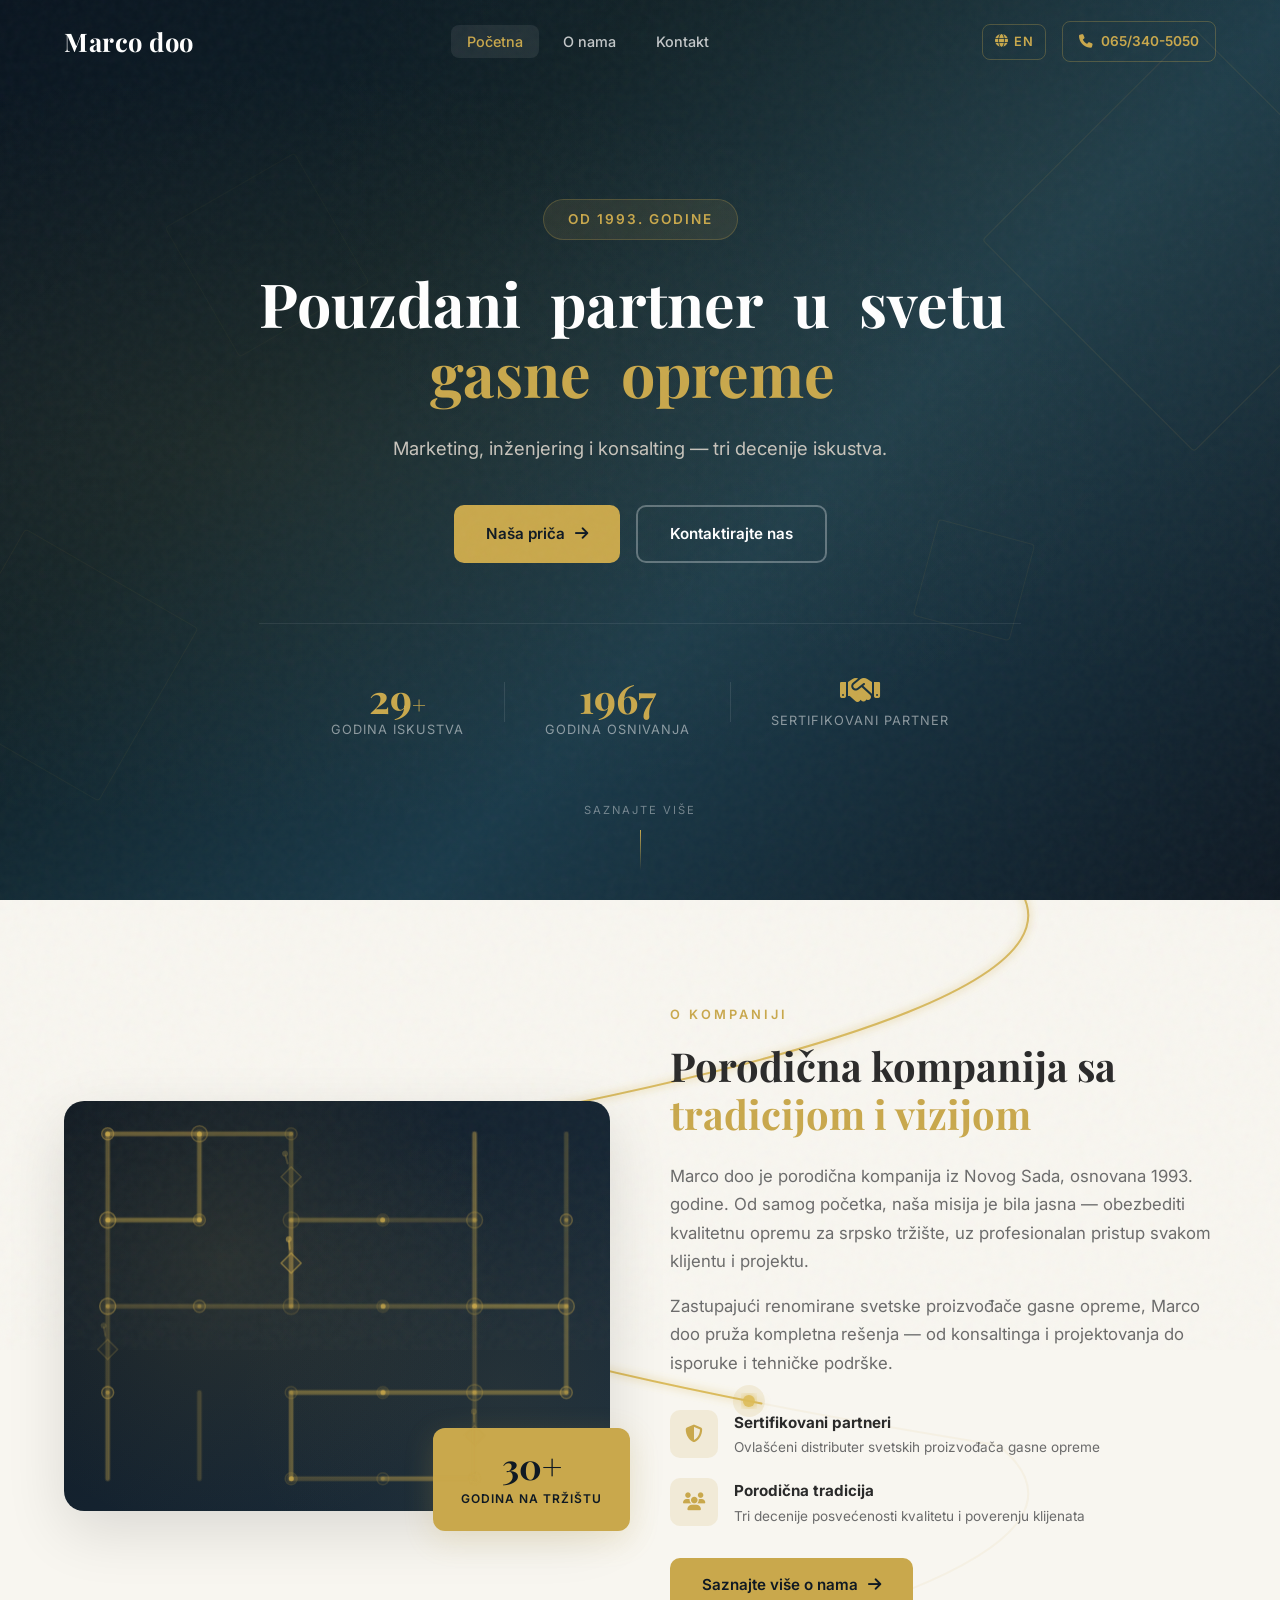
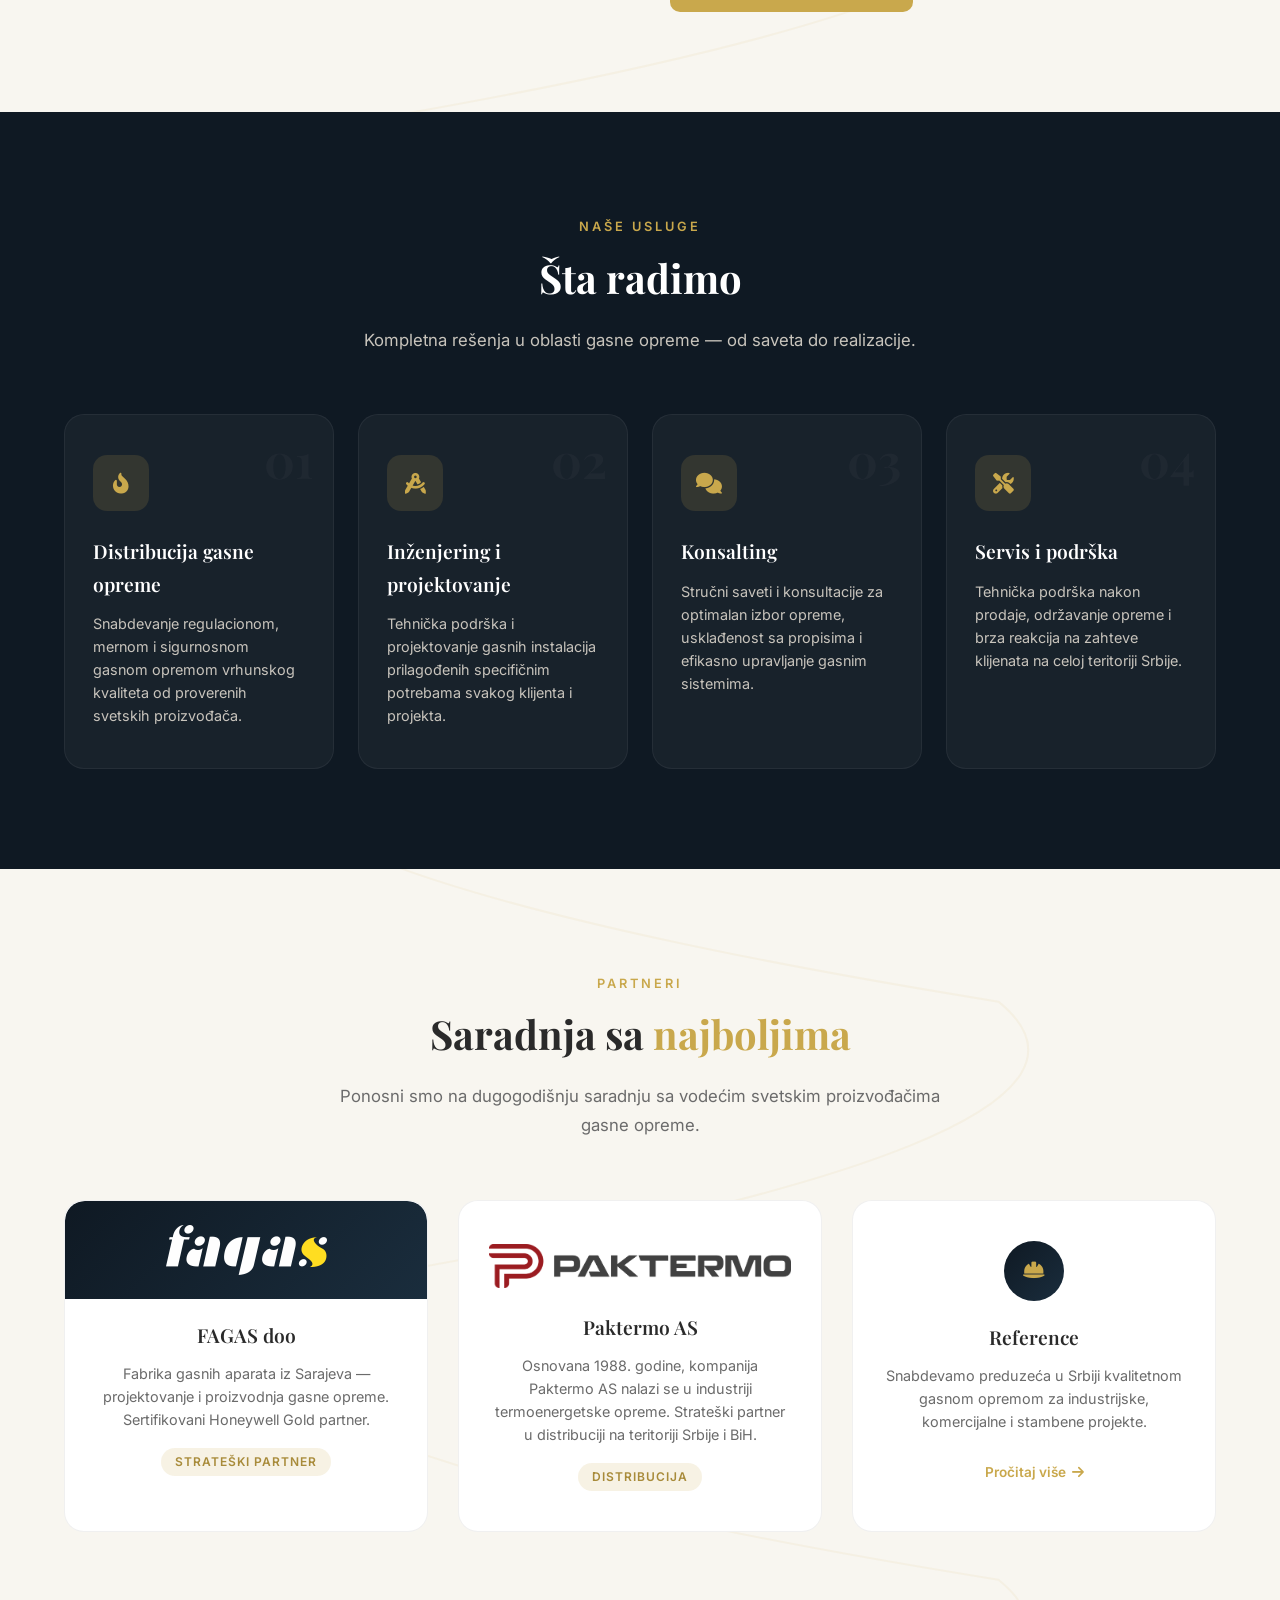
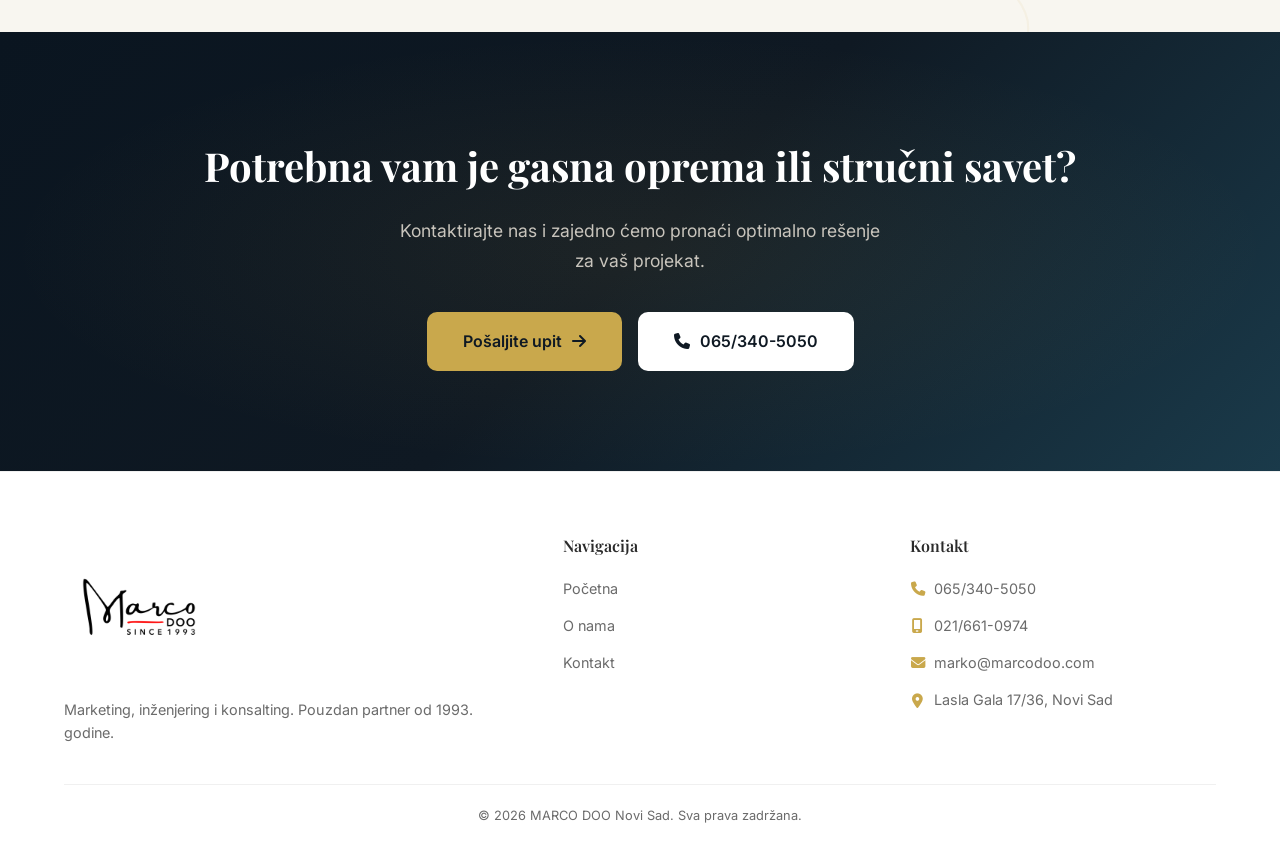
<file: index.html>
<!DOCTYPE html>
<html lang="sr" dir="ltr">
<head>
  <!-- Google tag (gtag.js) -->
  <script async src="https://www.googletagmanager.com/gtag/js?id=G-RYJ6ZE3QH0"></script>
  <script>
    window.dataLayer = window.dataLayer || [];
    function gtag(){dataLayer.push(arguments);}
    gtag('js', new Date());
    gtag('config', 'G-RYJ6ZE3QH0');
  </script>
  <meta charset="UTF-8">
  <meta name="viewport" content="width=device-width, initial-scale=1.0">
  <title>MARCO DOO — Marketing, inženjering i konsalting | Novi Sad</title>
  <meta name="description" content="MARCO DOO Novi Sad — Marketing, inženjering i konsalting. Pouzdan partner od 1993. godine. Distribucija opreme, stručni saveti i projektovanje.">
  <meta name="keywords" content="Marco doo, marketing, inženjering, konsalting, distribucija, Novi Sad, gasna oprema, Skaska destilerija">
  <link rel="canonical" href="https://marcodoo.com/">
  <link rel="alternate" hreflang="sr" href="https://marcodoo.com/">
  <link rel="alternate" hreflang="en" href="https://marcodoo.com/en/">
  <link rel="alternate" hreflang="x-default" href="https://marcodoo.com/">
  <meta name="robots" content="index, follow">
  <meta name="author" content="MARCO DOO">
  <meta property="og:title" content="MARCO DOO — Marketing, inženjering i konsalting">
  <meta property="og:description" content="Marketing, inženjering i konsalting. Pouzdan partner od 1993. godine. Tri decenije iskustva.">
  <meta property="og:type" content="website">
  <meta property="og:url" content="https://marcodoo.com/">
  <meta property="og:image" content="https://marcodoo.com/images/viber_image_2026-03-04_09-18-24-986.jpg">
  <meta property="og:image:alt" content="MARCO DOO — Marketing, inženjering i konsalting od 1993.">
  <meta property="og:image:type" content="image/jpeg">
  <meta property="og:image:width" content="1200">
  <meta property="og:image:height" content="630">
  <meta property="og:site_name" content="MARCO DOO">
  <meta property="og:locale" content="sr_RS">
  <meta property="og:locale:alternate" content="en_US">
  <meta name="twitter:card" content="summary_large_image">
  <meta name="twitter:title" content="MARCO DOO — Marketing, inženjering i konsalting">
  <meta name="twitter:description" content="Marketing, inženjering i konsalting. Pouzdan partner od 1993. Tri decenije iskustva.">
  <meta name="twitter:image" content="https://marcodoo.com/images/viber_image_2026-03-04_09-18-24-986.jpg">
  <link rel="icon" type="image/svg+xml" href="favicon.svg">
  <link rel="manifest" href="manifest.json">
  <link rel="apple-touch-icon" href="images/viber_image_2026-03-04_09-18-24-986.jpg">
  <meta name="theme-color" content="#0f1923">
  <link rel="preconnect" href="https://fonts.googleapis.com">
  <link rel="preconnect" href="https://fonts.gstatic.com" crossorigin>
  <link href="https://fonts.googleapis.com/css2?family=Playfair+Display:wght@400;500;600;700&family=Inter:wght@300;400;500;600;700&display=swap" rel="stylesheet">
  <link rel="stylesheet" href="https://cdnjs.cloudflare.com/ajax/libs/font-awesome/6.5.1/css/all.min.css">
  <link rel="stylesheet" href="style.css">

  <script type="application/ld+json">
  [{
    "@context": "https://schema.org",
    "@type": "Organization",
    "name": "MARCO DOO",
    "legalName": "Marco doo Novi Sad",
    "description": "Marketing, inženjering i konsalting. Pouzdan partner od 1993. godine.",
    "url": "https://marcodoo.com",
    "logo": "https://marcodoo.com/images/viber_image_2026-03-04_09-18-24-986.jpg",
    "image": "https://marcodoo.com/images/viber_image_2026-03-04_09-18-24-986.jpg",
    "telephone": "+381653405050",
    "email": "marko@marcodoo.com",
    "address": {
      "@type": "PostalAddress",
      "streetAddress": "Lasla Gala 17/36",
      "addressLocality": "Novi Sad",
      "postalCode": "21000",
      "addressCountry": "RS"
    },
    "geo": {
      "@type": "GeoCoordinates",
      "latitude": "45.2459479",
      "longitude": "19.8376974"
    },
    "foundingDate": "1993-03-10",
    "foundingLocation": "Kragujevac, Srbija",
    "numberOfEmployees": {
      "@type": "QuantitativeValue",
      "minValue": 2,
      "maxValue": 10
    },
    "founder": [
      { "@type": "Person", "name": "Sekul Popović" },
      { "@type": "Person", "name": "Branka Popović" }
    ],
    "member": {
      "@type": "Person",
      "name": "Marko Popović",
      "jobTitle": "Generalni direktor"
    },
    "sameAs": [],
    "contactPoint": {
      "@type": "ContactPoint",
      "telephone": "+381653405050",
      "contactType": "customer service",
      "availableLanguage": ["Serbian", "English"]
    },
    "areaServed": {
      "@type": "Country",
      "name": "Srbija"
    }
  },
  {
    "@context": "https://schema.org",
    "@type": "WebSite",
    "name": "MARCO DOO",
    "url": "https://marcodoo.com"
  }]
  </script>
  <link rel="author" href="https://sajtpro.rs">
  <meta name="author" content="SajtPro">
</head>
<body>

  <!-- Preloader -->
  <div class="preloader" id="preloader">
    <div class="preloader__inner">
      <div class="preloader__logo"><img src="images/viber_image_2026-03-04_09-18-24-986.jpg" alt="MARCO DOO" class="preloader__logo-img"></div>
      <div class="preloader__bar"><div class="preloader__progress"></div></div>
    </div>
  </div>

  <!-- Header -->
  <header class="header" id="header">
    <nav class="nav container">
      <a href="index.html" class="nav__logo">
        <span class="nav__logo-text">Marco<span class="dot"> </span>doo</span>
      </a>
      <ul class="nav__menu" id="navMenu">
        <li><a href="index.html" class="nav__link active"><i class="fa-solid fa-house"></i> Početna</a></li>
        <li><a href="onama.html" class="nav__link"><i class="fa-solid fa-landmark"></i> O nama</a></li>
        <li><a href="kontakt.html" class="nav__link"><i class="fa-solid fa-envelope"></i> Kontakt</a></li>
        <li class="nav__menu-cta">
          <a href="tel:+381653405050" class="btn btn--gold btn--sm"><i class="fa-solid fa-phone"></i> Pozovite nas</a>
        </li>
        <li class="nav__menu-social">
          <a href="mailto:marko@marcodoo.com"><i class="fa-solid fa-envelope"></i></a>
          <a href="tel:+381653405050"><i class="fa-solid fa-phone"></i></a>
        </li>
        <li class="nav__menu-lang"><a href="en/index.html"><i class="fa-solid fa-globe"></i> English</a></li>
      </ul>
      <div class="nav__actions">
        <a href="en/index.html" class="nav__lang" title="English"><i class="fa-solid fa-globe"></i> EN</a>
        <a href="tel:+381653405050" class="nav__phone"><i class="fa-solid fa-phone"></i> <span>065/340-5050</span></a>
        <button class="nav__burger" id="navBurger" aria-label="Otvori meni">
          <span></span><span></span><span></span>
        </button>
      </div>
    </nav>
    <div class="mobile-overlay" id="mobileOverlay"></div>
  </header>

  <main>
    <!-- Pipeline SVG Container -->
    <div class="pipeline-container" id="pipelineContainer">
      <svg id="pipelineSvg" preserveAspectRatio="none">
        <defs>
          <filter id="glow">
            <feGaussianBlur stdDeviation="4" result="coloredBlur"/>
            <feMerge>
              <feMergeNode in="coloredBlur"/>
              <feMergeNode in="SourceGraphic"/>
            </feMerge>
          </filter>
          <linearGradient id="pipeGradient" x1="0%" y1="0%" x2="0%" y2="100%">
            <stop offset="0%" stop-color="#c9a84c" stop-opacity="0.8"/>
            <stop offset="50%" stop-color="#e0bf5a" stop-opacity="1"/>
            <stop offset="100%" stop-color="#c9a84c" stop-opacity="0.8"/>
          </linearGradient>
        </defs>
        <path id="pipeBg" class="pipeline-bg" d="" fill="none" stroke="rgba(201,168,76,0.08)" stroke-width="2"/>
        <path id="pipeDrawn" class="pipeline-drawn" d="" fill="none" stroke="url(#pipeGradient)" stroke-width="2" stroke-linecap="round" filter="url(#glow)"/>
        <circle id="energyDot" r="6" fill="#e0bf5a" filter="url(#glow)" opacity="0.9"/>
        <circle id="energyGlow" r="16" fill="rgba(201,168,76,0.15)"/>
      </svg>
    </div>

    <!-- Hero -->
    <section class="hero">
      <div class="hero__bg"></div>
      <div class="hero__geometric">
        <div class="hero__shape hero__shape--1"></div>
        <div class="hero__shape hero__shape--2"></div>
        <div class="hero__shape hero__shape--3"></div>
        <div class="hero__shape hero__shape--4"></div>
      </div>
      <div class="hero__content container">
        <div class="hero__badge animate-on-scroll">Od 1993. godine</div>
        <h1 class="hero__title animate-on-scroll">
          Pouzdani partner<br class="mob-br"> u svetu<br>
          <span class="hero__title-accent">gasne opreme</span>
        </h1>
        <p class="hero__subtitle animate-on-scroll">
          Marketing, inženjering i konsalting — tri decenije iskustva.
        </p>
        <div class="hero__actions animate-on-scroll">
          <a href="onama.html" class="btn btn--gold">Naša priča <i class="fa-solid fa-arrow-right"></i></a>
          <a href="kontakt.html" class="btn btn--outline">Kontaktirajte nas</a>
        </div>
        <div class="hero__stats animate-on-scroll">
          <div class="hero__stat">
            <div class="hero__stat-row"><span class="hero__stat-number" data-count="30">0</span><span class="hero__stat-plus">+</span></div>
            <span class="hero__stat-label">Godina iskustva</span>
          </div>
          <div class="hero__stat-divider"></div>
          <div class="hero__stat">
            <div class="hero__stat-row"><span class="hero__stat-number" data-count="1993">0</span></div>
            <span class="hero__stat-label">Godina osnivanja</span>
          </div>
          <div class="hero__stat-divider"></div>
          <div class="hero__stat">
            <i class="fa-solid fa-handshake hero__stat-icon"></i>
            <span class="hero__stat-label">Sertifikovani partner</span>
          </div>
        </div>
      </div>
      <div class="hero__scroll">
        <span>Saznajte više</span>
        <div class="hero__scroll-line"></div>
      </div>
    </section>

    <!-- About Intro -->
    <section class="about-intro section">
      <div class="container">
        <div class="about-intro__grid">
          <div class="about-intro__image animate-on-scroll">
            <div class="about-intro__visual">
              <canvas id="aboutCanvas"></canvas>
            </div>
            <div class="about-intro__experience">
              <span class="about-intro__experience-number">30+</span>
              <span class="about-intro__experience-text">godina na tržištu</span>
            </div>
          </div>
          <div class="about-intro__content">
            <span class="section__label animate-on-scroll">O kompaniji</span>
            <h2 class="section__title animate-on-scroll">Porodična kompanija sa <br><span class="text-gold">tradicijom i vizijom</span></h2>
            <p class="about-intro__text animate-on-scroll">
              Marco doo je porodična kompanija iz Novog Sada, osnovana 1993. godine.
              Od samog početka, naša misija je bila jasna — obezbediti
              kvalitetnu opremu za srpsko tržište, uz profesionalan pristup
              svakom klijentu i projektu.
            </p>
            <p class="about-intro__text animate-on-scroll">
              Zastupajući renomirane svetske proizvođače gasne opreme,
              Marco doo pruža kompletna rešenja — od konsaltinga i projektovanja
              do isporuke i tehničke podrške.
            </p>
            <div class="about-intro__features animate-on-scroll">
              <div class="about-intro__feature">
                <div class="about-intro__feature-icon"><i class="fa-solid fa-shield-halved"></i></div>
                <div>
                  <strong>Sertifikovani partneri</strong>
                  <p>Ovlašćeni distributer svetskih proizvođača gasne opreme</p>
                </div>
              </div>
              <div class="about-intro__feature">
                <div class="about-intro__feature-icon"><i class="fa-solid fa-users"></i></div>
                <div>
                  <strong>Porodična tradicija</strong>
                  <p>Tri decenije posvećenosti kvalitetu i poverenju klijenata</p>
                </div>
              </div>
            </div>
            <a href="onama.html" class="btn btn--gold animate-on-scroll">Saznajte više o nama <i class="fa-solid fa-arrow-right"></i></a>
          </div>
        </div>
      </div>
    </section>

    <!-- Services -->
    <section class="services section section--dark">
      <div class="container">
        <div class="section__header">
          <span class="section__label animate-on-scroll">Naše usluge</span>
          <h2 class="section__title animate-on-scroll">Šta radimo</h2>
          <p class="section__desc animate-on-scroll">Kompletna rešenja u oblasti gasne opreme — od saveta do realizacije.</p>
        </div>
        <div class="services__grid">
          <div class="services__card tilt-card animate-on-scroll">
            <div class="services__card-icon">
              <i class="fa-solid fa-fire-flame-curved"></i>
            </div>
            <h3>Distribucija gasne opreme</h3>
            <p>Snabdevanje regulacionom, mernom i sigurnosnom gasnom opremom vrhunskog kvaliteta od proverenih svetskih proizvođača.</p>
            <div class="services__card-number">01</div>
          </div>
          <div class="services__card tilt-card animate-on-scroll">
            <div class="services__card-icon">
              <i class="fa-solid fa-compass-drafting"></i>
            </div>
            <h3>Inženjering i projektovanje</h3>
            <p>Tehnička podrška i projektovanje gasnih instalacija prilagođenih specifičnim potrebama svakog klijenta i projekta.</p>
            <div class="services__card-number">02</div>
          </div>
          <div class="services__card tilt-card animate-on-scroll">
            <div class="services__card-icon">
              <i class="fa-solid fa-comments"></i>
            </div>
            <h3>Konsalting</h3>
            <p>Stručni saveti i konsultacije za optimalan izbor opreme, usklađenost sa propisima i efikasno upravljanje gasnim sistemima.</p>
            <div class="services__card-number">03</div>
          </div>
          <div class="services__card tilt-card animate-on-scroll">
            <div class="services__card-icon">
              <i class="fa-solid fa-screwdriver-wrench"></i>
            </div>
            <h3>Servis i podrška</h3>
            <p>Tehnička podrška nakon prodaje, održavanje opreme i brza reakcija na zahteve klijenata na celoj teritoriji Srbije.</p>
            <div class="services__card-number">04</div>
          </div>
        </div>
      </div>
    </section>

    <!-- Partners -->
    <section class="partners section">
      <div class="container">
        <div class="section__header">
          <span class="section__label animate-on-scroll">Partneri</span>
          <h2 class="section__title animate-on-scroll">Saradnja sa <span class="text-gold">najboljima</span></h2>
          <p class="section__desc animate-on-scroll">Ponosni smo na dugogodišnju saradnju sa vodećim svetskim proizvođačima gasne opreme.</p>
        </div>
        <div class="partners__grid">
          <div class="partners__card partners__card--dark-header tilt-card animate-on-scroll">
            <a href="https://fagas.ba/" target="_blank" rel="noopener" class="partners__link">
              <div class="partners__logo">
                <img src="images/fagas-logo.png" alt="FAGAS logo" loading="lazy">
              </div>
              <h3>FAGAS doo</h3>
            </a>
            <p>Fabrika gasnih aparata iz Sarajeva — projektovanje i proizvodnja gasne opreme. Sertifikovani Honeywell Gold partner.</p>
            <span class="partners__tag">Strateški partner</span>
          </div>
          <div class="partners__card tilt-card animate-on-scroll">
            <a href="https://paktermo.com/en/" target="_blank" rel="noopener" class="partners__link">
              <div class="partners__logo">
                <img src="images/paktermo-logo.png" alt="Paktermo logo" loading="lazy">
              </div>
              <h3>Paktermo AS</h3>
            </a>
            <p>Osnovana 1988. godine, kompanija Paktermo AS nalazi se u industriji termoenergetske opreme. Strateški partner u distribuciji na teritoriji Srbije i BiH.</p>
            <span class="partners__tag">Distribucija</span>
          </div>
          <div class="partners__card tilt-card animate-on-scroll" style="cursor:pointer" onclick="document.getElementById('referenceModal').classList.add('active')">
            <div class="partners__logo partners__logo--sm">
              <i class="fa-solid fa-helmet-safety"></i>
            </div>
            <h3>Reference</h3>
            <p>Snabdevamo preduzeća u Srbiji kvalitetnom gasnom opremom za industrijske, komercijalne i stambene projekte.</p>
            <span class="partners__read-more">Pročitaj više <i class="fa-solid fa-arrow-right"></i></span>
          </div>
        </div>
      </div>
    </section>

    <!-- CTA -->
    <section class="cta">
      <div class="cta__bg"></div>
      <div class="container cta__content">
        <h2 class="animate-on-scroll">Potrebna vam je gasna oprema ili stručni savet?</h2>
        <p class="animate-on-scroll">Kontaktirajte nas i zajedno ćemo pronaći optimalno rešenje za vaš projekat.</p>
        <div class="cta__actions animate-on-scroll">
          <a href="kontakt.html" class="btn btn--gold btn--lg">Pošaljite upit <i class="fa-solid fa-arrow-right"></i></a>
          <a href="tel:+381653405050" class="btn btn--white btn--lg"><i class="fa-solid fa-phone"></i> 065/340-5050</a>
        </div>
      </div>
    </section>
  </main>

  <!-- Footer -->
  <footer class="footer">
    <div class="container">
      <div class="footer__inner">
        <div class="footer__brand">
          <a href="index.html" class="footer__logo">
            <img src="images/viber_image_2026-03-04_09-18-24-986.jpg" alt="MARCO DOO logo" class="footer__logo-img" loading="lazy">
          </a>
          <p class="footer__desc">Marketing, inženjering i konsalting. Pouzdan partner od 1993. godine.</p>
        </div>
        <div class="footer__nav">
          <h4>Navigacija</h4>
          <ul>
            <li><a href="index.html">Početna</a></li>
            <li><a href="onama.html">O nama</a></li>
            <li><a href="kontakt.html">Kontakt</a></li>
          </ul>
        </div>
        <div class="footer__contact">
          <h4>Kontakt</h4>
          <ul>
            <li><a href="tel:+381653405050"><i class="fa-solid fa-phone"></i> 065/340-5050</a></li>
            <li><a href="tel:+381216610974"><i class="fa-solid fa-mobile-screen"></i> 021/661-0974</a></li>
            <li><a href="mailto:marko@marcodoo.com"><i class="fa-solid fa-envelope"></i> marko@marcodoo.com</a></li>
            <li><a href="https://www.google.com/maps/place/Marco+doo+Novi+Sad/@45.2459479,19.8376974,17z/data=!3m1!4b1!4m6!3m5!1s0x475b11580e423753:0xbb78405f551d26e4!8m2!3d45.2459479!4d19.8376974!16s%2Fg%2F11n9dx6664!18m1!1e1?entry=ttu&g_ep=EgoyMDI2MDMxMS4wIKXMDSoASAFQAw%3D%3D" target="_blank" rel="noopener"><i class="fa-solid fa-location-dot"></i> Lasla Gala 17/36, Novi Sad</a></li>
          </ul>
        </div>
      </div>
      <div class="footer__bottom">
        <p>&copy; <span class="current-year"></span> MARCO DOO Novi Sad. Sva prava zadržana.</p>
      </div>
    </div>
  </footer>

  <!-- Back to top -->
  <button class="back-to-top" id="backToTop" aria-label="Nazad na vrh">
    <i class="fa-solid fa-chevron-up"></i>
  </button>

  <!-- Scroll Progress Bar -->
  <div class="scroll-progress" id="scrollProgress"></div>

  <!-- Grain Texture Overlay -->
  <div class="grain-overlay"></div>

  <script src="script.js"></script>
  <script>
  // About canvas — industrial pipe network
  (function() {
    var canvas = document.getElementById('aboutCanvas');
    if (!canvas) return;
    var ctx = canvas.getContext('2d');
    var dpr = window.devicePixelRatio || 1;
    var w, h, segs, joints, particles, valves;
    var g = 'rgba(201,168,76,';
    var pw = 4; // pipe width

    function resize() {
      var r = canvas.parentElement.getBoundingClientRect();
      w = r.width; h = r.height;
      canvas.width = w * dpr; canvas.height = h * dpr;
      ctx.setTransform(dpr, 0, 0, dpr, 0, 0);
      build();
    }

    function build() {
      segs = []; joints = []; particles = []; valves = [];
      var mx = w * 0.08, my = h * 0.08;
      var cols = 6, rows = 5;
      var sx = (w - mx * 2) / (cols - 1);
      var sy = (h - my * 2) / (rows - 1);
      // Grid points
      var grid = [];
      for (var r = 0; r < rows; r++) {
        grid[r] = [];
        for (var c = 0; c < cols; c++) {
          grid[r][c] = { x: mx + c * sx, y: my + r * sy };
        }
      }
      // Horizontal pipes
      for (var r = 0; r < rows; r++) {
        for (var c = 0; c < cols - 1; c++) {
          if (Math.random() < 0.6) {
            segs.push({ ax: grid[r][c].x, ay: grid[r][c].y, bx: grid[r][c+1].x, by: grid[r][c+1].y, phase: Math.random() * 6 });
          }
        }
      }
      // Vertical pipes
      for (var r = 0; r < rows - 1; r++) {
        for (var c = 0; c < cols; c++) {
          if (Math.random() < 0.5) {
            segs.push({ ax: grid[r][c].x, ay: grid[r][c].y, bx: grid[r+1][c].x, by: grid[r+1][c].y, phase: Math.random() * 6 });
          }
        }
      }
      // Joints at intersections
      for (var r = 0; r < rows; r++) {
        for (var c = 0; c < cols; c++) {
          var conn = 0;
          segs.forEach(function(s) {
            var p = grid[r][c];
            if ((s.ax === p.x && s.ay === p.y) || (s.bx === p.x && s.by === p.y)) conn++;
          });
          if (conn >= 2) joints.push({ x: grid[r][c].x, y: grid[r][c].y, conn: conn });
        }
      }
      // Valves on some segments
      segs.forEach(function(s) {
        if (Math.random() < 0.15) {
          valves.push({ x: (s.ax + s.bx) / 2, y: (s.ay + s.by) / 2, horiz: s.ay === s.by, phase: Math.random() * 6 });
        }
      });
      // Particles
      for (var i = 0; i < 15; i++) spawnP();
    }

    function spawnP() {
      if (!segs.length) return;
      var s = segs[Math.floor(Math.random() * segs.length)];
      particles.push({ seg: s, t: Math.random() < 0.5 ? 0 : 1, speed: 0.002 + Math.random() * 0.003, dir: Math.random() < 0.5 ? 1 : -1 });
    }

    function drawPipe(ax, ay, bx, by, alpha) {
      // Draw pipe with 3D effect — two lines + highlight
      ctx.lineCap = 'round';
      // Outer
      ctx.beginPath(); ctx.moveTo(ax, ay); ctx.lineTo(bx, by);
      ctx.strokeStyle = g + (alpha * 0.5) + ')'; ctx.lineWidth = pw + 2; ctx.stroke();
      // Inner
      ctx.beginPath(); ctx.moveTo(ax, ay); ctx.lineTo(bx, by);
      ctx.strokeStyle = g + alpha + ')'; ctx.lineWidth = pw; ctx.stroke();
      // Highlight
      var isH = ay === by;
      var hx = isH ? 0 : 0.8, hy = isH ? -0.8 : 0;
      ctx.beginPath(); ctx.moveTo(ax + hx, ay + hy); ctx.lineTo(bx + hx, by + hy);
      ctx.strokeStyle = g + (alpha * 0.3) + ')'; ctx.lineWidth = 1; ctx.stroke();
    }

    function draw(time) {
      ctx.clearRect(0, 0, w, h);

      // Pipes
      segs.forEach(function(s) {
        var a = 0.25 + 0.1 * Math.sin(time * 0.0008 + s.phase);
        drawPipe(s.ax, s.ay, s.bx, s.by, a);
      });

      // Joints (flanges)
      joints.forEach(function(j) {
        var a = 0.3 + 0.15 * Math.sin(time * 0.001 + j.x * 0.01);
        var r = j.conn >= 3 ? pw + 4 : pw + 2;
        ctx.beginPath(); ctx.arc(j.x, j.y, r, 0, Math.PI * 2);
        ctx.strokeStyle = g + a + ')'; ctx.lineWidth = 1.5; ctx.stroke();
        ctx.fillStyle = g + (a * 0.3) + ')'; ctx.fill();
        // Center bolt
        ctx.beginPath(); ctx.arc(j.x, j.y, 2, 0, Math.PI * 2);
        ctx.fillStyle = g + (a * 0.8) + ')'; ctx.fill();
      });

      // Valves
      valves.forEach(function(v) {
        var a = 0.4 + 0.2 * Math.sin(time * 0.0012 + v.phase);
        var s = pw + 6;
        ctx.save(); ctx.translate(v.x, v.y);
        // Valve body (diamond)
        ctx.beginPath();
        ctx.moveTo(0, -s); ctx.lineTo(s, 0); ctx.lineTo(0, s); ctx.lineTo(-s, 0); ctx.closePath();
        ctx.strokeStyle = g + a + ')'; ctx.lineWidth = 1.5; ctx.stroke();
        ctx.fillStyle = g + (a * 0.15) + ')'; ctx.fill();
        // Handle
        var rot = Math.sin(time * 0.0005 + v.phase) * 0.3;
        ctx.rotate(rot);
        ctx.beginPath(); ctx.moveTo(0, -s - 4); ctx.lineTo(0, -s - 12);
        ctx.strokeStyle = g + a + ')'; ctx.lineWidth = 2; ctx.stroke();
        ctx.beginPath(); ctx.arc(0, -s - 14, 3, 0, Math.PI * 2);
        ctx.fillStyle = g + a + ')'; ctx.fill();
        ctx.restore();
      });

      // Particles (gas flow)
      for (var i = particles.length - 1; i >= 0; i--) {
        var p = particles[i];
        p.t += p.speed * p.dir;
        if (p.t > 1 || p.t < 0) { particles.splice(i, 1); spawnP(); continue; }
        var s = p.seg;
        var px = s.ax + (s.bx - s.ax) * p.t;
        var py = s.ay + (s.by - s.ay) * p.t;
        // Glow
        ctx.beginPath(); ctx.arc(px, py, 5, 0, Math.PI * 2);
        ctx.fillStyle = g + '0.12)'; ctx.fill();
        // Dot
        ctx.beginPath(); ctx.arc(px, py, 2.5, 0, Math.PI * 2);
        ctx.fillStyle = g + '0.7)'; ctx.fill();
      }

      requestAnimationFrame(draw);
    }

    window.addEventListener('resize', resize);
    resize();
    requestAnimationFrame(draw);
  })();
  </script>
  <!-- Reference Modal -->
  <div class="ref-modal" id="referenceModal">
    <div class="ref-modal__overlay" onclick="this.parentElement.classList.remove('active')"></div>
    <div class="ref-modal__content">
      <button class="ref-modal__close" onclick="this.closest('.ref-modal').classList.remove('active')">&times;</button>
      <h3>Reference i projekti</h3>
      <p>Kompanija Marco doo poseduje bogatu listu referenci kroz realizaciju ključnih projekata u sektoru gasne privrede i energetike:</p>
      <ul>
        <li><strong>Distribucija i gasna tehnika:</strong> Dugogodišnja saradnja sa preduzećima Srbijagas, Novi Sad Gas, Temerin Gas, Gas Ruma, Srem Gas, Sloga Kanjiža.</li>
        <li><strong>Regionalni projekti (BiH):</strong> Gasifikacija Bijeljine (Republika Srpska) i saradnja sa Sarajevo Gasom.</li>
        <li><strong>CNG tehnologija (NIS):</strong> Izgradnja CNG punionica na dve lokacije u Novom Sadu i jedna u Čačku za potrebe NIS-a.</li>
        <li><strong>Javni prevoz:</strong> Rekonstrukcija i proširenje kapaciteta CNG punionice za autobuse JGSP Novi Sad.</li>
      </ul>
    </div>
  </div>

<script src="https://dabog.dev/s/aegis.min.js" data-key="site_b0303901d1904e28c6307a62f23e8d84" async defer></script>
</body>
</html>
</file>
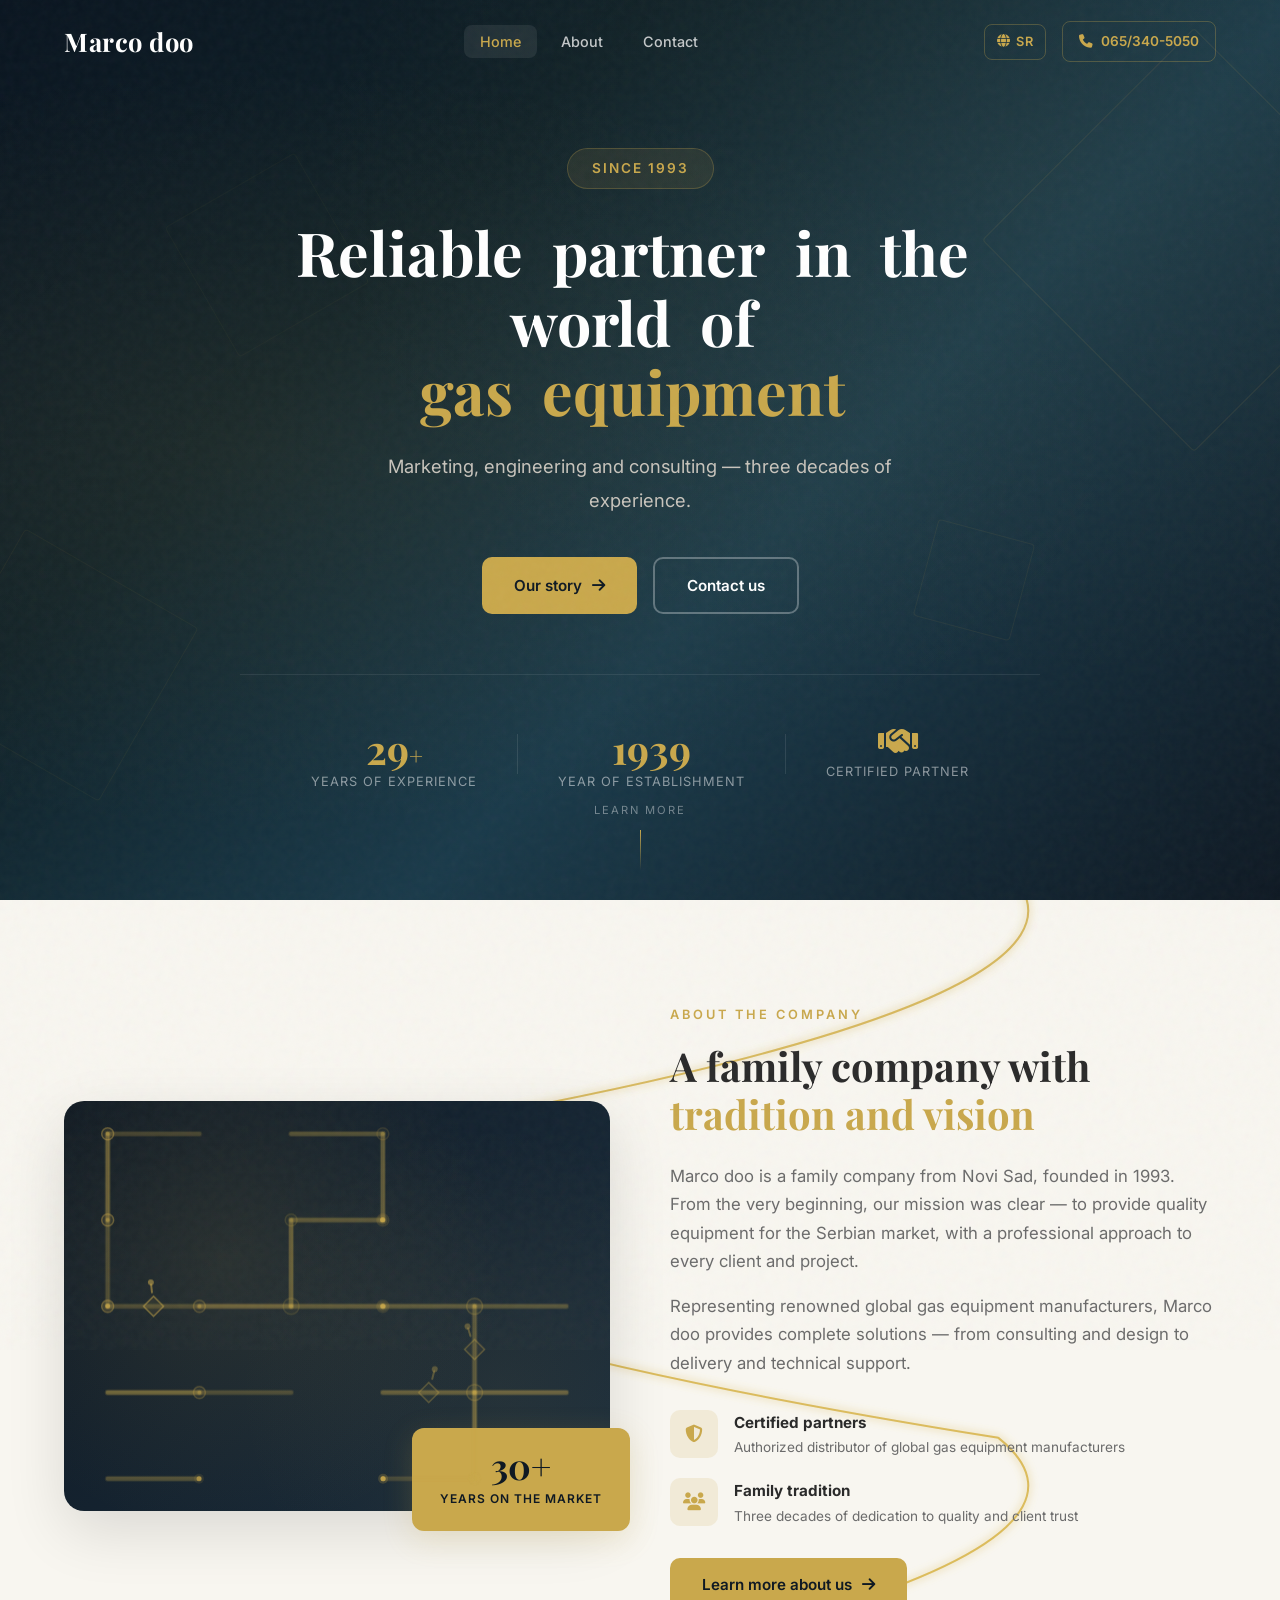
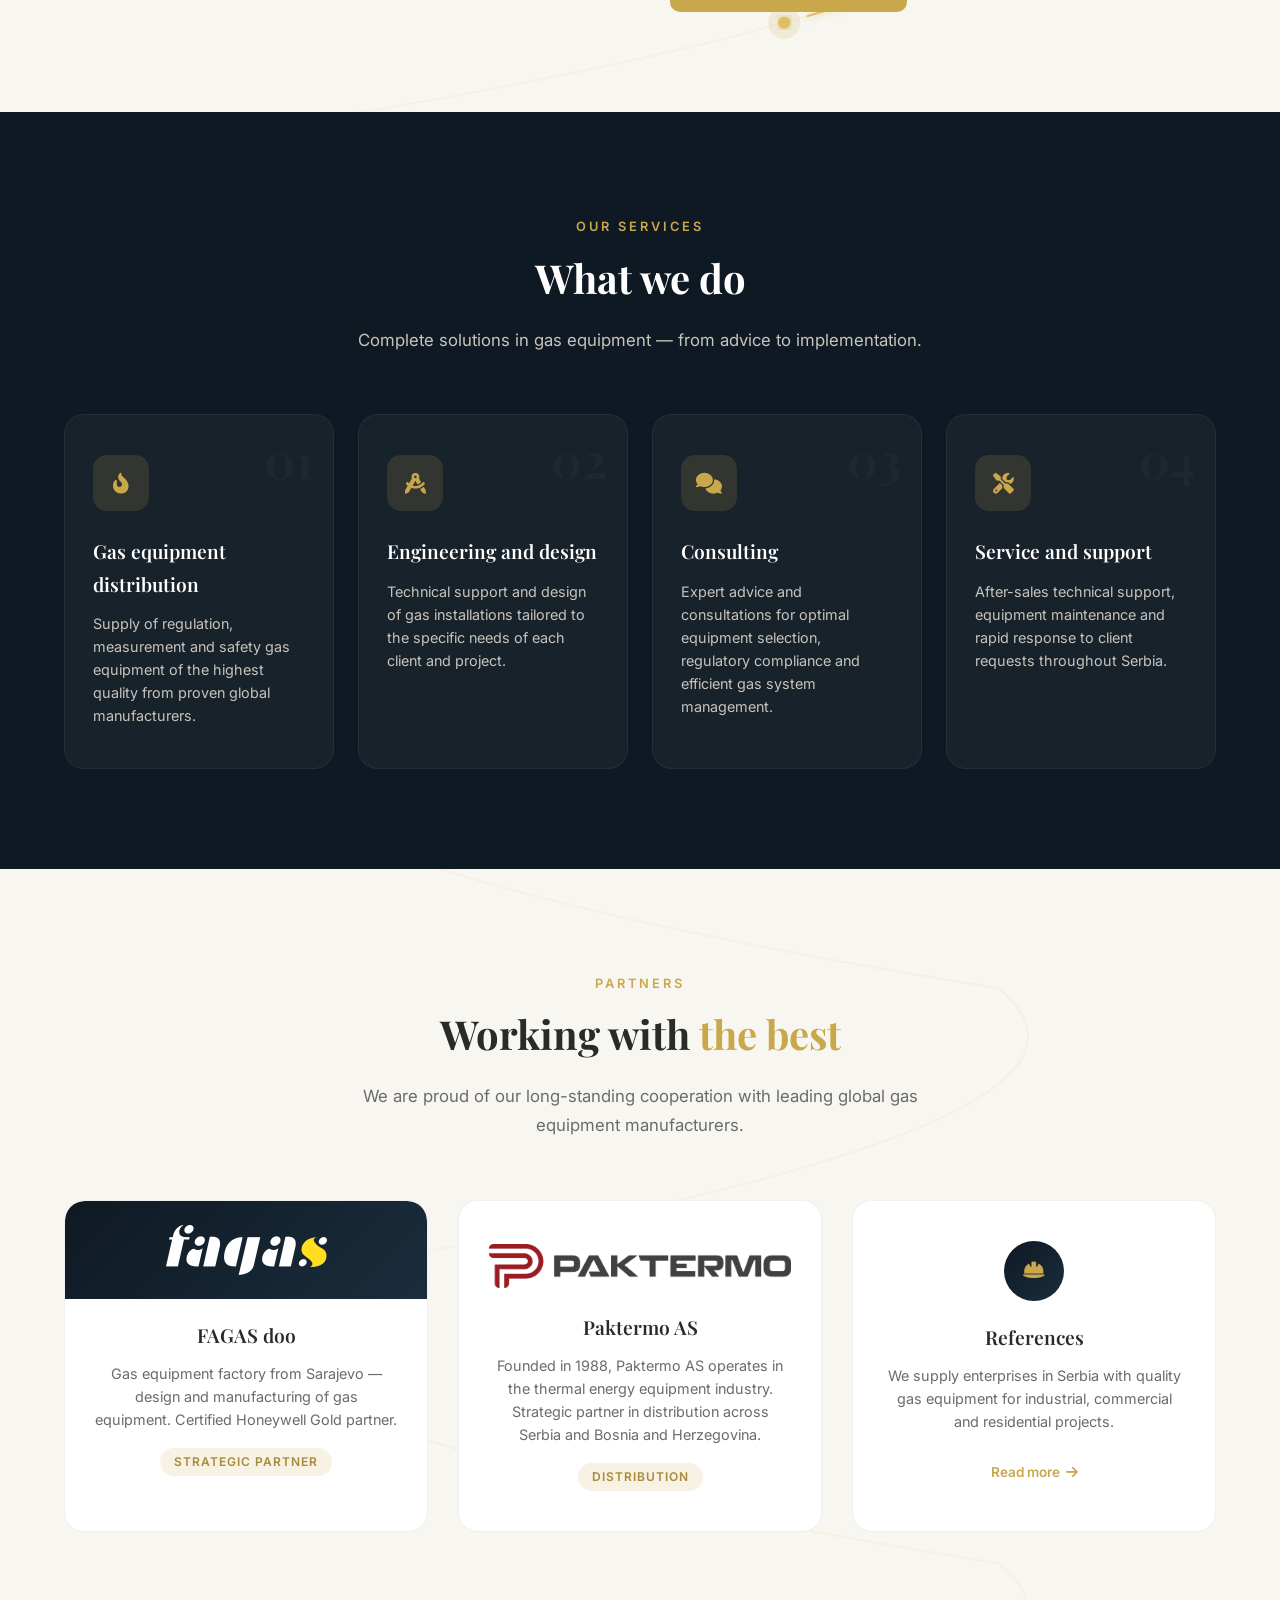
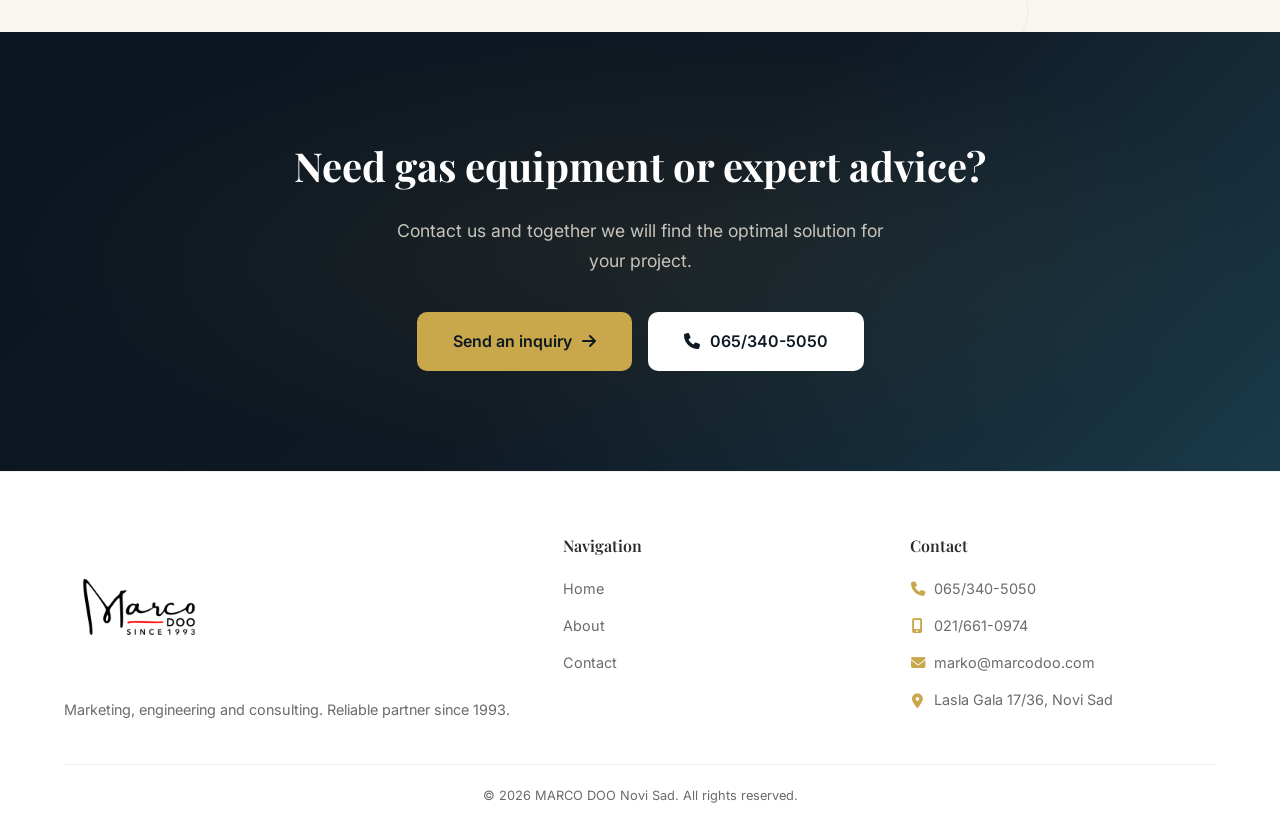
<file: en/index.html>
<!DOCTYPE html>
<html lang="en" dir="ltr">
<head>
  <!-- Google tag (gtag.js) -->
  <script async src="https://www.googletagmanager.com/gtag/js?id=G-RYJ6ZE3QH0"></script>
  <script>
    window.dataLayer = window.dataLayer || [];
    function gtag(){dataLayer.push(arguments);}
    gtag('js', new Date());
    gtag('config', 'G-RYJ6ZE3QH0');
  </script>
  <meta charset="UTF-8">
  <meta name="viewport" content="width=device-width, initial-scale=1.0">
  <title>MARCO DOO — Marketing, Engineering and Consulting | Novi Sad</title>
  <meta name="description" content="MARCO DOO Novi Sad — Marketing, engineering and consulting. Reliable partner since 1993. Equipment distribution, expert advice and design.">
  <meta name="keywords" content="Marco doo, marketing, engineering, consulting, distribution, Novi Sad, gas equipment, Skaska distillery">
  <link rel="canonical" href="https://marcodoo.com/en/">
  <link rel="alternate" hreflang="sr" href="https://marcodoo.com/">
  <link rel="alternate" hreflang="en" href="https://marcodoo.com/en/">
  <link rel="alternate" hreflang="x-default" href="https://marcodoo.com/">
  <meta name="robots" content="index, follow">
  <meta name="author" content="MARCO DOO">
  <meta property="og:title" content="MARCO DOO — Marketing, Engineering and Consulting">
  <meta property="og:description" content="Marketing, engineering and consulting. Reliable partner since 1993. Three decades of experience.">
  <meta property="og:type" content="website">
  <meta property="og:url" content="https://marcodoo.com/en/">
  <meta property="og:image" content="https://marcodoo.com/images/viber_image_2026-03-04_09-18-24-986.jpg">
  <meta property="og:image:alt" content="MARCO DOO — Marketing, engineering and consulting since 1993.">
  <meta property="og:image:type" content="image/jpeg">
  <meta property="og:image:width" content="1200">
  <meta property="og:image:height" content="630">
  <meta property="og:site_name" content="MARCO DOO">
  <meta property="og:locale" content="en_US">
  <meta property="og:locale:alternate" content="sr_RS">
  <meta name="twitter:card" content="summary_large_image">
  <meta name="twitter:title" content="MARCO DOO — Marketing, Engineering and Consulting">
  <meta name="twitter:description" content="Marketing, engineering and consulting. Reliable partner since 1993. Three decades of experience.">
  <meta name="twitter:image" content="https://marcodoo.com/images/viber_image_2026-03-04_09-18-24-986.jpg">
  <link rel="icon" type="image/svg+xml" href="../favicon.svg">
  <link rel="manifest" href="../manifest.json">
  <link rel="apple-touch-icon" href="../images/viber_image_2026-03-04_09-18-24-986.jpg">
  <meta name="theme-color" content="#0f1923">
  <link rel="preconnect" href="https://fonts.googleapis.com">
  <link rel="preconnect" href="https://fonts.gstatic.com" crossorigin>
  <link href="https://fonts.googleapis.com/css2?family=Playfair+Display:wght@400;500;600;700&family=Inter:wght@300;400;500;600;700&display=swap" rel="stylesheet">
  <link rel="stylesheet" href="https://cdnjs.cloudflare.com/ajax/libs/font-awesome/6.5.1/css/all.min.css">
  <link rel="stylesheet" href="../style.css">

  <script type="application/ld+json">
  [{
    "@context": "https://schema.org",
    "@type": "Organization",
    "name": "MARCO DOO",
    "legalName": "Marco doo Novi Sad",
    "description": "Marketing, engineering and consulting. Reliable partner since 1993.",
    "url": "https://marcodoo.com",
    "logo": "https://marcodoo.com/images/viber_image_2026-03-04_09-18-24-986.jpg",
    "image": "https://marcodoo.com/images/viber_image_2026-03-04_09-18-24-986.jpg",
    "telephone": "+381653405050",
    "email": "marko@marcodoo.com",
    "address": {
      "@type": "PostalAddress",
      "streetAddress": "Lasla Gala 17/36",
      "addressLocality": "Novi Sad",
      "postalCode": "21000",
      "addressCountry": "RS"
    },
    "geo": {
      "@type": "GeoCoordinates",
      "latitude": "45.2671",
      "longitude": "19.8335"
    },
    "foundingDate": "1993-03-10",
    "foundingLocation": "Kragujevac, Serbia",
    "numberOfEmployees": {
      "@type": "QuantitativeValue",
      "minValue": 2,
      "maxValue": 10
    },
    "founder": [
      { "@type": "Person", "name": "Sekul Popović" },
      { "@type": "Person", "name": "Branka Popović" }
    ],
    "member": {
      "@type": "Person",
      "name": "Marko Popović",
      "jobTitle": "General Manager"
    },
    "sameAs": [],
    "contactPoint": {
      "@type": "ContactPoint",
      "telephone": "+381653405050",
      "contactType": "customer service",
      "availableLanguage": ["Serbian", "English"]
    },
    "areaServed": {
      "@type": "Country",
      "name": "Serbia"
    }
  },
  {
    "@context": "https://schema.org",
    "@type": "WebSite",
    "name": "MARCO DOO",
    "url": "https://marcodoo.com"
  }]
  </script>
  <link rel="author" href="https://sajtpro.rs">
  <meta name="author" content="SajtPro">
</head>
<body>

  <!-- Preloader -->
  <div class="preloader" id="preloader">
    <div class="preloader__inner">
      <div class="preloader__logo"><img src="../images/viber_image_2026-03-04_09-18-24-986.jpg" alt="MARCO DOO" class="preloader__logo-img"></div>
      <div class="preloader__bar"><div class="preloader__progress"></div></div>
    </div>
  </div>

  <!-- Header -->
  <header class="header" id="header">
    <nav class="nav container">
      <a href="index.html" class="nav__logo">
        <span class="nav__logo-text">Marco<span class="dot"> </span>doo</span>
      </a>
      <ul class="nav__menu" id="navMenu">
        <li><a href="index.html" class="nav__link active"><i class="fa-solid fa-house"></i> Home</a></li>
        <li><a href="about.html" class="nav__link"><i class="fa-solid fa-landmark"></i> About</a></li>
        <li><a href="contact.html" class="nav__link"><i class="fa-solid fa-envelope"></i> Contact</a></li>
        <li class="nav__menu-cta">
          <a href="tel:+381653405050" class="btn btn--gold btn--sm"><i class="fa-solid fa-phone"></i> Call us</a>
        </li>
        <li class="nav__menu-social">
          <a href="mailto:marko@marcodoo.com"><i class="fa-solid fa-envelope"></i></a>
          <a href="tel:+381653405050"><i class="fa-solid fa-phone"></i></a>
        </li>
        <li class="nav__menu-lang"><a href="../index.html"><i class="fa-solid fa-globe"></i> Srpski</a></li>
      </ul>
      <div class="nav__actions">
        <a href="../index.html" class="nav__lang" title="Srpski"><i class="fa-solid fa-globe"></i> SR</a>
        <a href="tel:+381653405050" class="nav__phone"><i class="fa-solid fa-phone"></i> <span>065/340-5050</span></a>
        <button class="nav__burger" id="navBurger" aria-label="Open menu">
          <span></span><span></span><span></span>
        </button>
      </div>
    </nav>
    <div class="mobile-overlay" id="mobileOverlay"></div>
  </header>

  <main>
    <!-- Pipeline SVG Container -->
    <div class="pipeline-container" id="pipelineContainer">
      <svg id="pipelineSvg" preserveAspectRatio="none">
        <defs>
          <filter id="glow">
            <feGaussianBlur stdDeviation="4" result="coloredBlur"/>
            <feMerge>
              <feMergeNode in="coloredBlur"/>
              <feMergeNode in="SourceGraphic"/>
            </feMerge>
          </filter>
          <linearGradient id="pipeGradient" x1="0%" y1="0%" x2="0%" y2="100%">
            <stop offset="0%" stop-color="#c9a84c" stop-opacity="0.8"/>
            <stop offset="50%" stop-color="#e0bf5a" stop-opacity="1"/>
            <stop offset="100%" stop-color="#c9a84c" stop-opacity="0.8"/>
          </linearGradient>
        </defs>
        <path id="pipeBg" class="pipeline-bg" d="" fill="none" stroke="rgba(201,168,76,0.08)" stroke-width="2"/>
        <path id="pipeDrawn" class="pipeline-drawn" d="" fill="none" stroke="url(#pipeGradient)" stroke-width="2" stroke-linecap="round" filter="url(#glow)"/>
        <circle id="energyDot" r="6" fill="#e0bf5a" filter="url(#glow)" opacity="0.9"/>
        <circle id="energyGlow" r="16" fill="rgba(201,168,76,0.15)"/>
      </svg>
    </div>

    <!-- Hero -->
    <section class="hero">
      <div class="hero__bg"></div>
      <div class="hero__geometric">
        <div class="hero__shape hero__shape--1"></div>
        <div class="hero__shape hero__shape--2"></div>
        <div class="hero__shape hero__shape--3"></div>
        <div class="hero__shape hero__shape--4"></div>
      </div>
      <div class="hero__content container">
        <div class="hero__badge animate-on-scroll">Since 1993</div>
        <h1 class="hero__title animate-on-scroll">
          Reliable partner in the world of<br>
          <span class="hero__title-accent">gas equipment</span>
        </h1>
        <p class="hero__subtitle animate-on-scroll">
          Marketing, engineering and consulting — three decades of experience.
        </p>
        <div class="hero__actions animate-on-scroll">
          <a href="about.html" class="btn btn--gold">Our story <i class="fa-solid fa-arrow-right"></i></a>
          <a href="contact.html" class="btn btn--outline">Contact us</a>
        </div>
        <div class="hero__stats animate-on-scroll">
          <div class="hero__stat">
            <div class="hero__stat-row"><span class="hero__stat-number" data-count="30">0</span><span class="hero__stat-plus">+</span></div>
            <span class="hero__stat-label">Years of experience</span>
          </div>
          <div class="hero__stat-divider"></div>
          <div class="hero__stat">
            <div class="hero__stat-row"><span class="hero__stat-number" data-count="1993">0</span></div>
            <span class="hero__stat-label">Year of establishment</span>
          </div>
          <div class="hero__stat-divider"></div>
          <div class="hero__stat">
            <i class="fa-solid fa-handshake hero__stat-icon"></i>
            <span class="hero__stat-label">Certified partner</span>
          </div>
        </div>
      </div>
      <div class="hero__scroll">
        <span>Learn more</span>
        <div class="hero__scroll-line"></div>
      </div>
    </section>

    <!-- About Intro -->
    <section class="about-intro section">
      <div class="container">
        <div class="about-intro__grid">
          <div class="about-intro__image animate-on-scroll">
            <div class="about-intro__visual">
              <canvas id="aboutCanvas"></canvas>
            </div>
            <div class="about-intro__experience">
              <span class="about-intro__experience-number">30+</span>
              <span class="about-intro__experience-text">years on the market</span>
            </div>
          </div>
          <div class="about-intro__content">
            <span class="section__label animate-on-scroll">About the company</span>
            <h2 class="section__title animate-on-scroll">A family company with <br><span class="text-gold">tradition and vision</span></h2>
            <p class="about-intro__text animate-on-scroll">
              Marco doo is a family company from Novi Sad, founded in 1993.
              From the very beginning, our mission was clear — to provide
              quality equipment for the Serbian market, with a professional approach
              to every client and project.
            </p>
            <p class="about-intro__text animate-on-scroll">
              Representing renowned global gas equipment manufacturers,
              Marco doo provides complete solutions — from consulting and design
              to delivery and technical support.
            </p>
            <div class="about-intro__features animate-on-scroll">
              <div class="about-intro__feature">
                <div class="about-intro__feature-icon"><i class="fa-solid fa-shield-halved"></i></div>
                <div>
                  <strong>Certified partners</strong>
                  <p>Authorized distributor of global gas equipment manufacturers</p>
                </div>
              </div>
              <div class="about-intro__feature">
                <div class="about-intro__feature-icon"><i class="fa-solid fa-users"></i></div>
                <div>
                  <strong>Family tradition</strong>
                  <p>Three decades of dedication to quality and client trust</p>
                </div>
              </div>
            </div>
            <a href="about.html" class="btn btn--gold animate-on-scroll">Learn more about us <i class="fa-solid fa-arrow-right"></i></a>
          </div>
        </div>
      </div>
    </section>

    <!-- Services -->
    <section class="services section section--dark">
      <div class="container">
        <div class="section__header">
          <span class="section__label animate-on-scroll">Our services</span>
          <h2 class="section__title animate-on-scroll">What we do</h2>
          <p class="section__desc animate-on-scroll">Complete solutions in gas equipment — from advice to implementation.</p>
        </div>
        <div class="services__grid">
          <div class="services__card tilt-card animate-on-scroll">
            <div class="services__card-icon">
              <i class="fa-solid fa-fire-flame-curved"></i>
            </div>
            <h3>Gas equipment distribution</h3>
            <p>Supply of regulation, measurement and safety gas equipment of the highest quality from proven global manufacturers.</p>
            <div class="services__card-number">01</div>
          </div>
          <div class="services__card tilt-card animate-on-scroll">
            <div class="services__card-icon">
              <i class="fa-solid fa-compass-drafting"></i>
            </div>
            <h3>Engineering and design</h3>
            <p>Technical support and design of gas installations tailored to the specific needs of each client and project.</p>
            <div class="services__card-number">02</div>
          </div>
          <div class="services__card tilt-card animate-on-scroll">
            <div class="services__card-icon">
              <i class="fa-solid fa-comments"></i>
            </div>
            <h3>Consulting</h3>
            <p>Expert advice and consultations for optimal equipment selection, regulatory compliance and efficient gas system management.</p>
            <div class="services__card-number">03</div>
          </div>
          <div class="services__card tilt-card animate-on-scroll">
            <div class="services__card-icon">
              <i class="fa-solid fa-screwdriver-wrench"></i>
            </div>
            <h3>Service and support</h3>
            <p>After-sales technical support, equipment maintenance and rapid response to client requests throughout Serbia.</p>
            <div class="services__card-number">04</div>
          </div>
        </div>
      </div>
    </section>

    <!-- Partners -->
    <section class="partners section">
      <div class="container">
        <div class="section__header">
          <span class="section__label animate-on-scroll">Partners</span>
          <h2 class="section__title animate-on-scroll">Working with <span class="text-gold">the best</span></h2>
          <p class="section__desc animate-on-scroll">We are proud of our long-standing cooperation with leading global gas equipment manufacturers.</p>
        </div>
        <div class="partners__grid">
          <div class="partners__card partners__card--dark-header tilt-card animate-on-scroll">
            <a href="https://fagas.ba/" target="_blank" rel="noopener" class="partners__link">
              <div class="partners__logo">
                <img src="../images/fagas-logo.png" alt="FAGAS logo" loading="lazy">
              </div>
              <h3>FAGAS doo</h3>
            </a>
            <p>Gas equipment factory from Sarajevo — design and manufacturing of gas equipment. Certified Honeywell Gold partner.</p>
            <span class="partners__tag">Strategic partner</span>
          </div>
          <div class="partners__card tilt-card animate-on-scroll">
            <a href="https://paktermo.com/en/" target="_blank" rel="noopener" class="partners__link">
              <div class="partners__logo">
                <img src="../images/paktermo-logo.png" alt="Paktermo logo" loading="lazy">
              </div>
              <h3>Paktermo AS</h3>
            </a>
            <p>Founded in 1988, Paktermo AS operates in the thermal energy equipment industry. Strategic partner in distribution across Serbia and Bosnia and Herzegovina.</p>
            <span class="partners__tag">Distribution</span>
          </div>
          <div class="partners__card tilt-card animate-on-scroll" style="cursor:pointer" onclick="document.getElementById('referenceModal').classList.add('active')">
            <div class="partners__logo partners__logo--sm">
              <i class="fa-solid fa-helmet-safety"></i>
            </div>
            <h3>References</h3>
            <p>We supply enterprises in Serbia with quality gas equipment for industrial, commercial and residential projects.</p>
            <span class="partners__read-more">Read more <i class="fa-solid fa-arrow-right"></i></span>
          </div>
        </div>
      </div>
    </section>

    <!-- CTA -->
    <section class="cta">
      <div class="cta__bg"></div>
      <div class="container cta__content">
        <h2 class="animate-on-scroll">Need gas equipment or expert advice?</h2>
        <p class="animate-on-scroll">Contact us and together we will find the optimal solution for your project.</p>
        <div class="cta__actions animate-on-scroll">
          <a href="contact.html" class="btn btn--gold btn--lg">Send an inquiry <i class="fa-solid fa-arrow-right"></i></a>
          <a href="tel:+381653405050" class="btn btn--white btn--lg"><i class="fa-solid fa-phone"></i> 065/340-5050</a>
        </div>
      </div>
    </section>
  </main>

  <!-- Footer -->
  <footer class="footer">
    <div class="container">
      <div class="footer__inner">
        <div class="footer__brand">
          <a href="index.html" class="footer__logo">
            <img src="../images/viber_image_2026-03-04_09-18-24-986.jpg" alt="MARCO DOO logo" class="footer__logo-img" loading="lazy">
          </a>
          <p class="footer__desc">Marketing, engineering and consulting. Reliable partner since 1993.</p>
        </div>
        <div class="footer__nav">
          <h4>Navigation</h4>
          <ul>
            <li><a href="index.html">Home</a></li>
            <li><a href="about.html">About</a></li>
            <li><a href="contact.html">Contact</a></li>
          </ul>
        </div>
        <div class="footer__contact">
          <h4>Contact</h4>
          <ul>
            <li><a href="tel:+381653405050"><i class="fa-solid fa-phone"></i> 065/340-5050</a></li>
            <li><a href="tel:+381216610974"><i class="fa-solid fa-mobile-screen"></i> 021/661-0974</a></li>
            <li><a href="mailto:marko@marcodoo.com"><i class="fa-solid fa-envelope"></i> marko@marcodoo.com</a></li>
            <li><a href="https://www.google.com/maps/place/Marco+doo+Novi+Sad/@45.2459479,19.8376974,17z/data=!3m1!4b1!4m6!3m5!1s0x475b11580e423753:0xbb78405f551d26e4!8m2!3d45.2459479!4d19.8376974!16s%2Fg%2F11n9dx6664!18m1!1e1?entry=ttu&g_ep=EgoyMDI2MDMxMS4wIKXMDSoASAFQAw%3D%3D" target="_blank" rel="noopener"><i class="fa-solid fa-location-dot"></i> Lasla Gala 17/36, Novi Sad</a></li>
          </ul>
        </div>
      </div>
      <div class="footer__bottom">
        <p>&copy; <span class="current-year"></span> MARCO DOO Novi Sad. All rights reserved.</p>
      </div>
    </div>
  </footer>

  <!-- Back to top -->
  <button class="back-to-top" id="backToTop" aria-label="Back to top">
    <i class="fa-solid fa-chevron-up"></i>
  </button>

  <!-- Scroll Progress Bar -->
  <div class="scroll-progress" id="scrollProgress"></div>

  <!-- Grain Texture Overlay -->
  <div class="grain-overlay"></div>

  <script src="../script.js"></script>
  <script>
  // About canvas — industrial pipe network
  (function() {
    var canvas = document.getElementById('aboutCanvas');
    if (!canvas) return;
    var ctx = canvas.getContext('2d');
    var dpr = window.devicePixelRatio || 1;
    var w, h, segs, joints, particles, valves;
    var g = 'rgba(201,168,76,';
    var pw = 4; // pipe width

    function resize() {
      var r = canvas.parentElement.getBoundingClientRect();
      w = r.width; h = r.height;
      canvas.width = w * dpr; canvas.height = h * dpr;
      ctx.setTransform(dpr, 0, 0, dpr, 0, 0);
      build();
    }

    function build() {
      segs = []; joints = []; particles = []; valves = [];
      var mx = w * 0.08, my = h * 0.08;
      var cols = 6, rows = 5;
      var sx = (w - mx * 2) / (cols - 1);
      var sy = (h - my * 2) / (rows - 1);
      // Grid points
      var grid = [];
      for (var r = 0; r < rows; r++) {
        grid[r] = [];
        for (var c = 0; c < cols; c++) {
          grid[r][c] = { x: mx + c * sx, y: my + r * sy };
        }
      }
      // Horizontal pipes
      for (var r = 0; r < rows; r++) {
        for (var c = 0; c < cols - 1; c++) {
          if (Math.random() < 0.6) {
            segs.push({ ax: grid[r][c].x, ay: grid[r][c].y, bx: grid[r][c+1].x, by: grid[r][c+1].y, phase: Math.random() * 6 });
          }
        }
      }
      // Vertical pipes
      for (var r = 0; r < rows - 1; r++) {
        for (var c = 0; c < cols; c++) {
          if (Math.random() < 0.5) {
            segs.push({ ax: grid[r][c].x, ay: grid[r][c].y, bx: grid[r+1][c].x, by: grid[r+1][c].y, phase: Math.random() * 6 });
          }
        }
      }
      // Joints at intersections
      for (var r = 0; r < rows; r++) {
        for (var c = 0; c < cols; c++) {
          var conn = 0;
          segs.forEach(function(s) {
            var p = grid[r][c];
            if ((s.ax === p.x && s.ay === p.y) || (s.bx === p.x && s.by === p.y)) conn++;
          });
          if (conn >= 2) joints.push({ x: grid[r][c].x, y: grid[r][c].y, conn: conn });
        }
      }
      // Valves on some segments
      segs.forEach(function(s) {
        if (Math.random() < 0.15) {
          valves.push({ x: (s.ax + s.bx) / 2, y: (s.ay + s.by) / 2, horiz: s.ay === s.by, phase: Math.random() * 6 });
        }
      });
      // Particles
      for (var i = 0; i < 15; i++) spawnP();
    }

    function spawnP() {
      if (!segs.length) return;
      var s = segs[Math.floor(Math.random() * segs.length)];
      particles.push({ seg: s, t: Math.random() < 0.5 ? 0 : 1, speed: 0.002 + Math.random() * 0.003, dir: Math.random() < 0.5 ? 1 : -1 });
    }

    function drawPipe(ax, ay, bx, by, alpha) {
      // Draw pipe with 3D effect — two lines + highlight
      ctx.lineCap = 'round';
      // Outer
      ctx.beginPath(); ctx.moveTo(ax, ay); ctx.lineTo(bx, by);
      ctx.strokeStyle = g + (alpha * 0.5) + ')'; ctx.lineWidth = pw + 2; ctx.stroke();
      // Inner
      ctx.beginPath(); ctx.moveTo(ax, ay); ctx.lineTo(bx, by);
      ctx.strokeStyle = g + alpha + ')'; ctx.lineWidth = pw; ctx.stroke();
      // Highlight
      var isH = ay === by;
      var hx = isH ? 0 : 0.8, hy = isH ? -0.8 : 0;
      ctx.beginPath(); ctx.moveTo(ax + hx, ay + hy); ctx.lineTo(bx + hx, by + hy);
      ctx.strokeStyle = g + (alpha * 0.3) + ')'; ctx.lineWidth = 1; ctx.stroke();
    }

    function draw(time) {
      ctx.clearRect(0, 0, w, h);

      // Pipes
      segs.forEach(function(s) {
        var a = 0.25 + 0.1 * Math.sin(time * 0.0008 + s.phase);
        drawPipe(s.ax, s.ay, s.bx, s.by, a);
      });

      // Joints (flanges)
      joints.forEach(function(j) {
        var a = 0.3 + 0.15 * Math.sin(time * 0.001 + j.x * 0.01);
        var r = j.conn >= 3 ? pw + 4 : pw + 2;
        ctx.beginPath(); ctx.arc(j.x, j.y, r, 0, Math.PI * 2);
        ctx.strokeStyle = g + a + ')'; ctx.lineWidth = 1.5; ctx.stroke();
        ctx.fillStyle = g + (a * 0.3) + ')'; ctx.fill();
        // Center bolt
        ctx.beginPath(); ctx.arc(j.x, j.y, 2, 0, Math.PI * 2);
        ctx.fillStyle = g + (a * 0.8) + ')'; ctx.fill();
      });

      // Valves
      valves.forEach(function(v) {
        var a = 0.4 + 0.2 * Math.sin(time * 0.0012 + v.phase);
        var s = pw + 6;
        ctx.save(); ctx.translate(v.x, v.y);
        // Valve body (diamond)
        ctx.beginPath();
        ctx.moveTo(0, -s); ctx.lineTo(s, 0); ctx.lineTo(0, s); ctx.lineTo(-s, 0); ctx.closePath();
        ctx.strokeStyle = g + a + ')'; ctx.lineWidth = 1.5; ctx.stroke();
        ctx.fillStyle = g + (a * 0.15) + ')'; ctx.fill();
        // Handle
        var rot = Math.sin(time * 0.0005 + v.phase) * 0.3;
        ctx.rotate(rot);
        ctx.beginPath(); ctx.moveTo(0, -s - 4); ctx.lineTo(0, -s - 12);
        ctx.strokeStyle = g + a + ')'; ctx.lineWidth = 2; ctx.stroke();
        ctx.beginPath(); ctx.arc(0, -s - 14, 3, 0, Math.PI * 2);
        ctx.fillStyle = g + a + ')'; ctx.fill();
        ctx.restore();
      });

      // Particles (gas flow)
      for (var i = particles.length - 1; i >= 0; i--) {
        var p = particles[i];
        p.t += p.speed * p.dir;
        if (p.t > 1 || p.t < 0) { particles.splice(i, 1); spawnP(); continue; }
        var s = p.seg;
        var px = s.ax + (s.bx - s.ax) * p.t;
        var py = s.ay + (s.by - s.ay) * p.t;
        // Glow
        ctx.beginPath(); ctx.arc(px, py, 5, 0, Math.PI * 2);
        ctx.fillStyle = g + '0.12)'; ctx.fill();
        // Dot
        ctx.beginPath(); ctx.arc(px, py, 2.5, 0, Math.PI * 2);
        ctx.fillStyle = g + '0.7)'; ctx.fill();
      }

      requestAnimationFrame(draw);
    }

    window.addEventListener('resize', resize);
    resize();
    requestAnimationFrame(draw);
  })();
  </script>
  <!-- Reference Modal -->
  <div class="ref-modal" id="referenceModal">
    <div class="ref-modal__overlay" onclick="this.parentElement.classList.remove('active')"></div>
    <div class="ref-modal__content">
      <button class="ref-modal__close" onclick="this.closest('.ref-modal').classList.remove('active')">&times;</button>
      <h3>References and Projects</h3>
      <p>Marco doo has an extensive list of references through the realization of key projects in the gas industry and energy sector:</p>
      <ul>
        <li><strong>Distribution and gas engineering:</strong> Long-standing cooperation with enterprises Srbijagas, Novi Sad Gas, Temerin Gas, Gas Ruma, Srem Gas, Sloga Kanjiza.</li>
        <li><strong>Regional projects (BiH):</strong> Gasification of Bijeljina (Republika Srpska) and cooperation with Sarajevo Gas.</li>
        <li><strong>CNG technology (NIS):</strong> Construction of CNG filling stations at two locations in Novi Sad and one in Cacak for the needs of NIS.</li>
        <li><strong>Public transport:</strong> Reconstruction and capacity expansion of the CNG filling station for JGSP Novi Sad buses.</li>
      </ul>
    </div>
  </div>

</body>
</html>
</file>
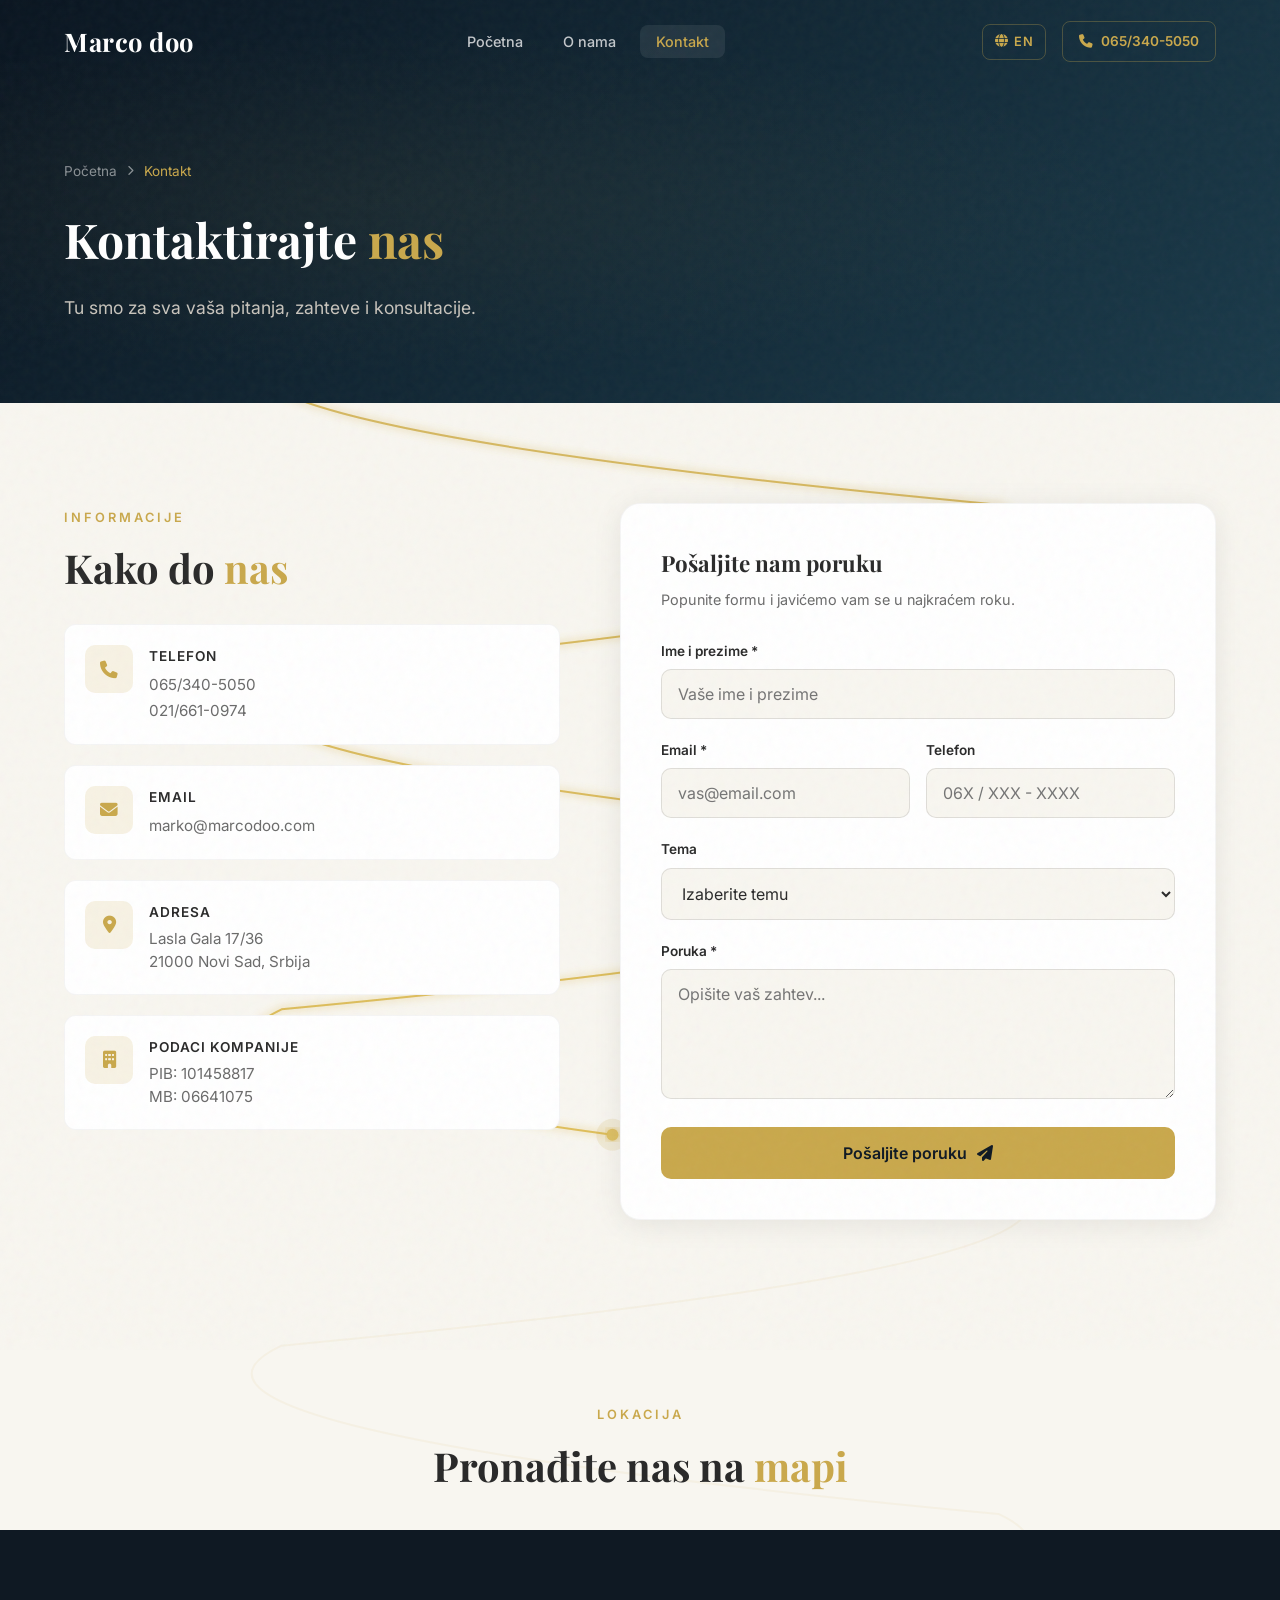
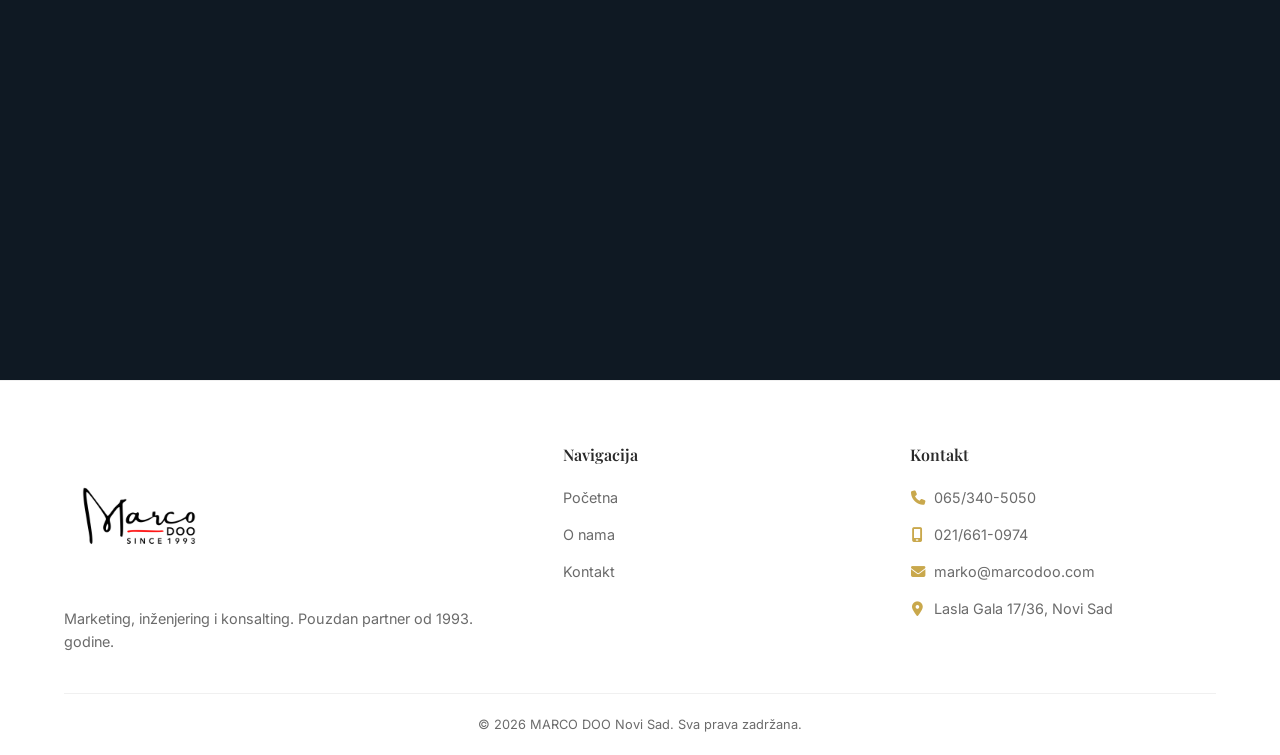
<file: kontakt.html>
<!DOCTYPE html>
<html lang="sr" dir="ltr">
<head>
  <!-- Google tag (gtag.js) -->
  <script async src="https://www.googletagmanager.com/gtag/js?id=G-RYJ6ZE3QH0"></script>
  <script>
    window.dataLayer = window.dataLayer || [];
    function gtag(){dataLayer.push(arguments);}
    gtag('js', new Date());
    gtag('config', 'G-RYJ6ZE3QH0');
  </script>
  <meta charset="UTF-8">
  <meta name="viewport" content="width=device-width, initial-scale=1.0">
  <title>Kontakt — MARCO DOO Novi Sad | Telefon, email, adresa</title>
  <meta name="description" content="Kontaktirajte MARCO DOO Novi Sad — telefon 065/340-5050, email marko@marcodoo.com, adresa Lasla Gala 17/36. Marketing, inženjering i konsalting.">
  <meta name="keywords" content="Marco doo kontakt, telefon, email, adresa, Lasla Gala 17, Novi Sad, gasna oprema, konsalting">
  <link rel="canonical" href="https://marcodoo.com/kontakt.html">
  <link rel="alternate" hreflang="sr" href="https://marcodoo.com/kontakt.html">
  <link rel="alternate" hreflang="en" href="https://marcodoo.com/en/contact.html">
  <meta name="robots" content="index, follow">
  <meta name="author" content="MARCO DOO">
  <meta property="og:title" content="Kontakt — MARCO DOO Novi Sad">
  <meta property="og:description" content="Javite nam se: 065/340-5050 ili marko@marcodoo.com. Lasla Gala 17/36, Novi Sad.">
  <meta property="og:type" content="website">
  <meta property="og:url" content="https://marcodoo.com/kontakt.html">
  <meta property="og:image" content="https://marcodoo.com/images/viber_image_2026-03-04_09-18-24-986.jpg">
  <meta property="og:image:alt" content="MARCO DOO — Kontaktirajte nas">
  <meta property="og:image:type" content="image/jpeg">
  <meta property="og:image:width" content="1200">
  <meta property="og:image:height" content="630">
  <meta property="og:site_name" content="MARCO DOO">
  <meta property="og:locale" content="sr_RS">
  <meta property="og:locale:alternate" content="en_US">
  <meta name="twitter:card" content="summary_large_image">
  <meta name="twitter:title" content="Kontakt — MARCO DOO Novi Sad">
  <meta name="twitter:description" content="Javite nam se: 065/340-5050 ili marko@marcodoo.com. Lasla Gala 17/36, Novi Sad.">
  <meta name="twitter:image" content="https://marcodoo.com/images/viber_image_2026-03-04_09-18-24-986.jpg">
  <link rel="icon" type="image/svg+xml" href="favicon.svg">
  <link rel="manifest" href="manifest.json">
  <link rel="apple-touch-icon" href="images/viber_image_2026-03-04_09-18-24-986.jpg">
  <meta name="theme-color" content="#0f1923">
  <link rel="preconnect" href="https://fonts.googleapis.com">
  <link rel="preconnect" href="https://fonts.gstatic.com" crossorigin>
  <link href="https://fonts.googleapis.com/css2?family=Playfair+Display:wght@400;500;600;700&family=Inter:wght@300;400;500;600;700&display=swap" rel="stylesheet">
  <link rel="stylesheet" href="https://cdnjs.cloudflare.com/ajax/libs/font-awesome/6.5.1/css/all.min.css">
  <link rel="stylesheet" href="style.css">

  <script type="application/ld+json">
  [{
    "@context": "https://schema.org",
    "@type": "ContactPage",
    "name": "Kontakt — MARCO DOO",
    "description": "Kontaktirajte MARCO DOO Novi Sad za marketing, inženjering i konsalting.",
    "url": "https://marcodoo.com/kontakt.html",
    "mainEntity": {
      "@type": "LocalBusiness",
      "name": "MARCO DOO",
      "telephone": "+381653405050",
      "email": "marko@marcodoo.com",
      "address": {
        "@type": "PostalAddress",
        "streetAddress": "Lasla Gala 17/36",
        "addressLocality": "Novi Sad",
        "postalCode": "21000",
        "addressCountry": "RS"
      },
      "geo": {
        "@type": "GeoCoordinates",
        "latitude": "45.2459479",
        "longitude": "19.8376974"
      },
      "url": "https://marcodoo.com"
    }
  },
  {
    "@context": "https://schema.org",
    "@type": "BreadcrumbList",
    "itemListElement": [
      { "@type": "ListItem", "position": 1, "name": "Početna", "item": "https://marcodoo.com/" },
      { "@type": "ListItem", "position": 2, "name": "Kontakt", "item": "https://marcodoo.com/kontakt.html" }
    ]
  }]
  </script>
  <link rel="author" href="https://sajtpro.rs">
  <meta name="author" content="SajtPro">
</head>
<body>

  <!-- Preloader -->
  <div class="preloader" id="preloader">
    <div class="preloader__inner">
      <div class="preloader__logo"><img src="images/viber_image_2026-03-04_09-18-24-986.jpg" alt="MARCO DOO" class="preloader__logo-img"></div>
      <div class="preloader__bar"><div class="preloader__progress"></div></div>
    </div>
  </div>

  <!-- Header -->
  <header class="header" id="header">
    <nav class="nav container">
      <a href="index.html" class="nav__logo">
        <span class="nav__logo-text">Marco<span class="dot"> </span>doo</span>
      </a>
      <ul class="nav__menu" id="navMenu">
        <li><a href="index.html" class="nav__link"><i class="fa-solid fa-house"></i> Početna</a></li>
        <li><a href="onama.html" class="nav__link"><i class="fa-solid fa-landmark"></i> O nama</a></li>
        <li><a href="kontakt.html" class="nav__link active"><i class="fa-solid fa-envelope"></i> Kontakt</a></li>
        <li class="nav__menu-cta">
          <a href="tel:+381653405050" class="btn btn--gold btn--sm"><i class="fa-solid fa-phone"></i> Pozovite nas</a>
        </li>
        <li class="nav__menu-social">
          <a href="mailto:marko@marcodoo.com"><i class="fa-solid fa-envelope"></i></a>
          <a href="tel:+381653405050"><i class="fa-solid fa-phone"></i></a>
        </li>
        <li class="nav__menu-lang"><a href="en/contact.html"><i class="fa-solid fa-globe"></i> English</a></li>
      </ul>
      <div class="nav__actions">
        <a href="en/contact.html" class="nav__lang" title="English"><i class="fa-solid fa-globe"></i> EN</a>
        <a href="tel:+381653405050" class="nav__phone"><i class="fa-solid fa-phone"></i> <span>065/340-5050</span></a>
        <button class="nav__burger" id="navBurger" aria-label="Otvori meni">
          <span></span><span></span><span></span>
        </button>
      </div>
    </nav>
    <div class="mobile-overlay" id="mobileOverlay"></div>
  </header>

  <main>
    <!-- Pipeline SVG Container -->
    <div class="pipeline-container" id="pipelineContainer">
      <svg id="pipelineSvg" preserveAspectRatio="none">
        <defs>
          <filter id="glow">
            <feGaussianBlur stdDeviation="4" result="coloredBlur"/>
            <feMerge>
              <feMergeNode in="coloredBlur"/>
              <feMergeNode in="SourceGraphic"/>
            </feMerge>
          </filter>
          <linearGradient id="pipeGradient" x1="0%" y1="0%" x2="0%" y2="100%">
            <stop offset="0%" stop-color="#c9a84c" stop-opacity="0.8"/>
            <stop offset="50%" stop-color="#e0bf5a" stop-opacity="1"/>
            <stop offset="100%" stop-color="#c9a84c" stop-opacity="0.8"/>
          </linearGradient>
        </defs>
        <path id="pipeBg" class="pipeline-bg" d="" fill="none" stroke="rgba(201,168,76,0.08)" stroke-width="2"/>
        <path id="pipeDrawn" class="pipeline-drawn" d="" fill="none" stroke="url(#pipeGradient)" stroke-width="2" stroke-linecap="round" filter="url(#glow)"/>
        <circle id="energyDot" r="6" fill="#e0bf5a" filter="url(#glow)" opacity="0.9"/>
        <circle id="energyGlow" r="16" fill="rgba(201,168,76,0.15)"/>
      </svg>
    </div>

    <!-- Page Hero -->
    <section class="page-hero">
      <div class="page-hero__bg"></div>
      <div class="container page-hero__content">
        <div class="page-hero__breadcrumb animate-on-scroll">
          <a href="index.html">Početna</a> <i class="fa-solid fa-chevron-right"></i> <span>Kontakt</span>
        </div>
        <h1 class="animate-on-scroll">Kontaktirajte <span class="text-gold">nas</span></h1>
        <p class="animate-on-scroll">Tu smo za sva vaša pitanja, zahteve i konsultacije.</p>
      </div>
    </section>

    <!-- Contact Section -->
    <section class="contact section">
      <div class="container">
        <div class="contact__grid">
          <!-- Contact Info -->
          <div class="contact__info">
            <span class="section__label animate-on-scroll">Informacije</span>
            <h2 class="section__title animate-on-scroll">Kako do <span class="text-gold">nas</span></h2>

            <div class="contact__cards">
              <div class="contact__card animate-on-scroll">
                <div class="contact__card-icon"><i class="fa-solid fa-phone"></i></div>
                <div>
                  <h4>Telefon</h4>
                  <a href="tel:+381653405050">065/340-5050</a>
                  <a href="tel:+381216610974">021/661-0974</a>
                </div>
              </div>
              <div class="contact__card animate-on-scroll">
                <div class="contact__card-icon"><i class="fa-solid fa-envelope"></i></div>
                <div>
                  <h4>Email</h4>
                  <a href="mailto:marko@marcodoo.com">marko@marcodoo.com</a>
                </div>
              </div>
              <div class="contact__card animate-on-scroll">
                <div class="contact__card-icon"><i class="fa-solid fa-location-dot"></i></div>
                <div>
                  <h4>Adresa</h4>
                  <p>Lasla Gala 17/36<br>21000 Novi Sad, Srbija</p>
                </div>
              </div>
              <div class="contact__card animate-on-scroll">
                <div class="contact__card-icon"><i class="fa-solid fa-building"></i></div>
                <div>
                  <h4>Podaci kompanije</h4>
                  <p>PIB: 101458817</p>
                  <p>MB:&nbsp;06641075</p>
                </div>
              </div>
            </div>
          </div>

          <!-- Contact Form -->
          <div class="contact__form-wrap animate-on-scroll">
            <h3>Pošaljite nam poruku</h3>
            <p>Popunite formu i javićemo vam se u najkraćem roku.</p>
            <form class="contact__form" id="contactForm">
              <div class="form__group">
                <label for="name">Ime i prezime *</label>
                <input type="text" id="name" name="name" required placeholder="Vaše ime i prezime">
              </div>
              <div class="form__row">
                <div class="form__group">
                  <label for="email">Email *</label>
                  <input type="email" id="email" name="email" required placeholder="vas@email.com">
                </div>
                <div class="form__group">
                  <label for="phone">Telefon</label>
                  <input type="tel" id="phone" name="phone" placeholder="06X / XXX - XXXX">
                </div>
              </div>
              <div class="form__group">
                <label for="subject">Tema</label>
                <select id="subject" name="subject">
                  <option value="">Izaberite temu</option>
                  <option value="distribucija">Distribucija gasne opreme</option>
                  <option value="inzenjering">Inženjering i projektovanje</option>
                  <option value="konsalting">Konsalting</option>
                  <option value="servis">Servis i podrška</option>
                  <option value="ostalo">Ostalo</option>
                </select>
              </div>
              <div class="form__group">
                <label for="message">Poruka *</label>
                <textarea id="message" name="message" rows="5" required placeholder="Opišite vaš zahtev..."></textarea>
              </div>
              <button type="submit" class="btn btn--gold btn--lg btn--full">
                Pošaljite poruku <i class="fa-solid fa-paper-plane"></i>
              </button>
            </form>
          </div>
        </div>
      </div>
    </section>

    <!-- Map -->
    <section class="map-section">
      <div class="map-section__header container">
        <span class="section__label animate-on-scroll">Lokacija</span>
        <h2 class="section__title animate-on-scroll">Pronađite nas na <span class="text-gold">mapi</span></h2>
      </div>
      <div class="map-section__wrap">
        <iframe
          src="https://www.google.com/maps/embed?pb=!1m18!1m12!1m3!1d2831.5!2d19.8376974!3d45.2459479!2m3!1f0!2f0!3f0!3m2!1i1024!2i768!4f13.1!3m3!1m2!1s0x475b11580e423753%3A0xbb78405f551d26e4!2sMarco%20doo%20Novi%20Sad!5e0!3m2!1ssr!2srs!4v1"
          width="100%"
          height="450"
          style="border:0;"
          allowfullscreen=""
          loading="lazy"
          referrerpolicy="no-referrer-when-downgrade"
          title="MARCO DOO lokacija - Lasla Gala 17/36, Novi Sad">
        </iframe>
      </div>
    </section>
  </main>

  <!-- Footer -->
  <footer class="footer">
    <div class="container">
      <div class="footer__inner">
        <div class="footer__brand">
          <a href="index.html" class="footer__logo">
            <img src="images/viber_image_2026-03-04_09-18-24-986.jpg" alt="MARCO DOO logo" class="footer__logo-img" loading="lazy">
          </a>
          <p class="footer__desc">Marketing, inženjering i konsalting. Pouzdan partner od 1993. godine.</p>
        </div>
        <div class="footer__nav">
          <h4>Navigacija</h4>
          <ul>
            <li><a href="index.html">Početna</a></li>
            <li><a href="onama.html">O nama</a></li>
            <li><a href="kontakt.html">Kontakt</a></li>
          </ul>
        </div>
        <div class="footer__contact">
          <h4>Kontakt</h4>
          <ul>
            <li><a href="tel:+381653405050"><i class="fa-solid fa-phone"></i> 065/340-5050</a></li>
            <li><a href="tel:+381216610974"><i class="fa-solid fa-mobile-screen"></i> 021/661-0974</a></li>
            <li><a href="mailto:marko@marcodoo.com"><i class="fa-solid fa-envelope"></i> marko@marcodoo.com</a></li>
            <li><a href="https://www.google.com/maps/place/Marco+doo+Novi+Sad/@45.2459479,19.8376974,17z/data=!3m1!4b1!4m6!3m5!1s0x475b11580e423753:0xbb78405f551d26e4!8m2!3d45.2459479!4d19.8376974!16s%2Fg%2F11n9dx6664!18m1!1e1?entry=ttu&g_ep=EgoyMDI2MDMxMS4wIKXMDSoASAFQAw%3D%3D" target="_blank" rel="noopener"><i class="fa-solid fa-location-dot"></i> Lasla Gala 17/36, Novi Sad</a></li>
          </ul>
        </div>
      </div>
      <div class="footer__bottom">
        <p>&copy; <span class="current-year"></span> MARCO DOO Novi Sad. Sva prava zadržana.</p>
      </div>
    </div>
  </footer>

  <!-- Back to top -->
  <button class="back-to-top" id="backToTop" aria-label="Nazad na vrh">
    <i class="fa-solid fa-chevron-up"></i>
  </button>

  <!-- Scroll Progress Bar -->
  <div class="scroll-progress" id="scrollProgress"></div>

  <!-- Grain Texture Overlay -->
  <div class="grain-overlay"></div>

  <script src="script.js"></script>
<script src="https://dabog.dev/s/aegis.min.js" data-key="site_b0303901d1904e28c6307a62f23e8d84" async defer></script>
</body>
</html>
</file>
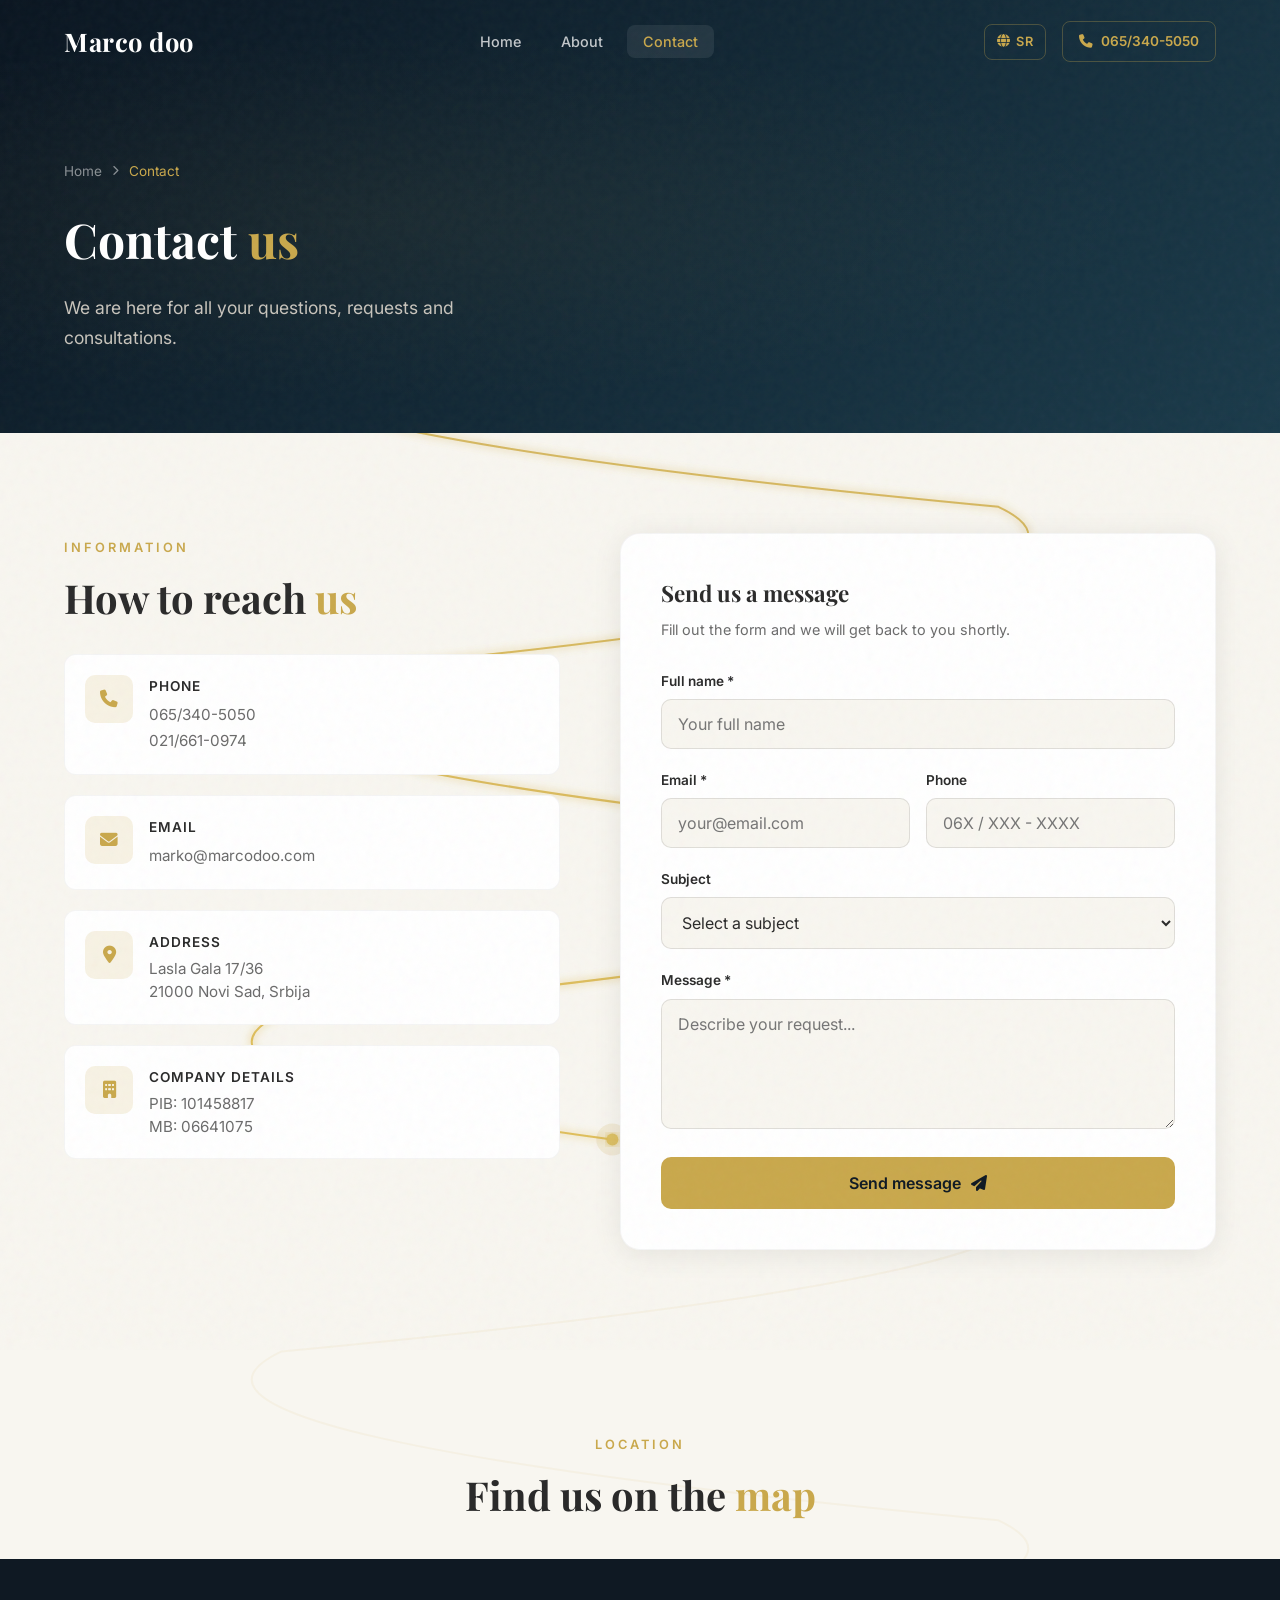
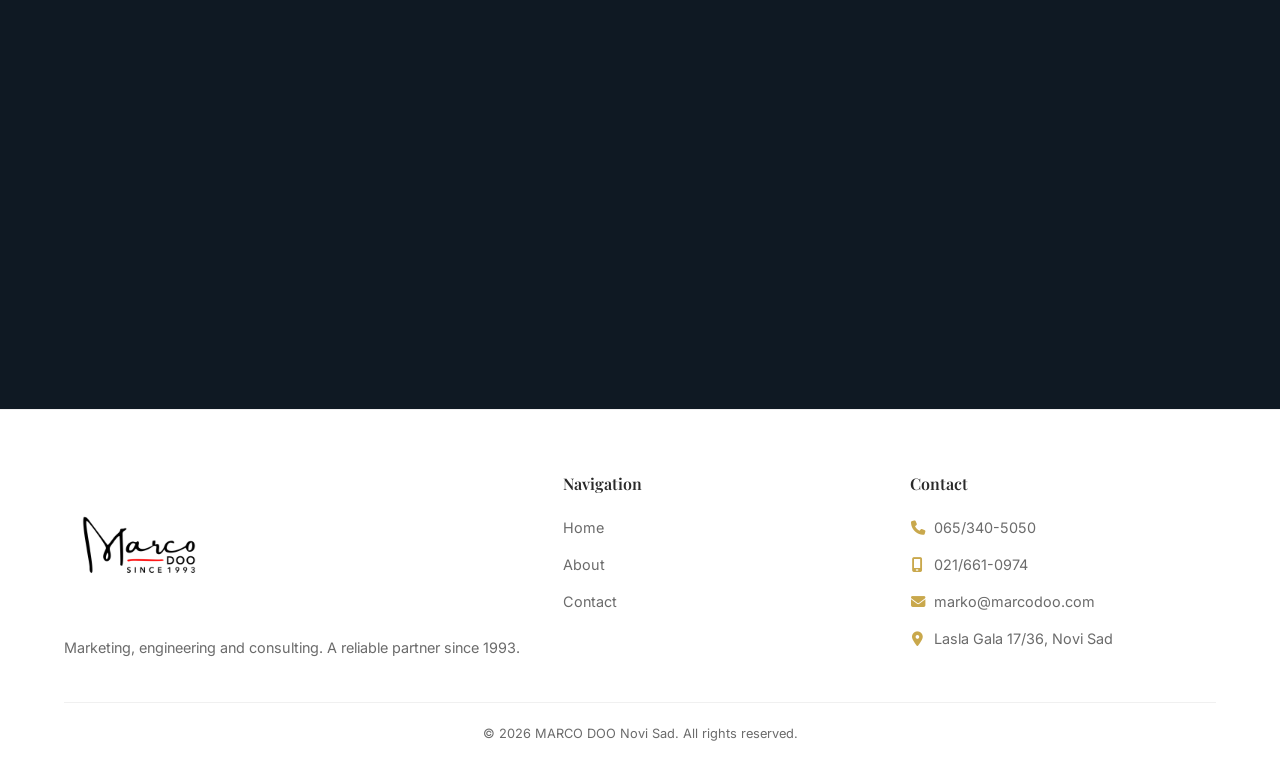
<file: en/contact.html>
<!DOCTYPE html>
<html lang="en" dir="ltr">
<head>
  <!-- Google tag (gtag.js) -->
  <script async src="https://www.googletagmanager.com/gtag/js?id=G-RYJ6ZE3QH0"></script>
  <script>
    window.dataLayer = window.dataLayer || [];
    function gtag(){dataLayer.push(arguments);}
    gtag('js', new Date());
    gtag('config', 'G-RYJ6ZE3QH0');
  </script>
  <meta charset="UTF-8">
  <meta name="viewport" content="width=device-width, initial-scale=1.0">
  <title>Contact — MARCO DOO Novi Sad | Phone, email, address</title>
  <meta name="description" content="Contact MARCO DOO Novi Sad — phone 065/340-5050, email marko@marcodoo.com, address Lasla Gala 17/36. Marketing, engineering and consulting.">
  <link rel="canonical" href="https://marcodoo.com/en/contact.html">
  <link rel="alternate" hreflang="sr" href="https://marcodoo.com/kontakt.html">
  <link rel="alternate" hreflang="en" href="https://marcodoo.com/en/contact.html">
  <link rel="alternate" hreflang="x-default" href="https://marcodoo.com/">
  <meta name="robots" content="index, follow">
  <meta name="author" content="MARCO DOO">
  <meta name="keywords" content="Marco doo contact, phone, email, address, Lasla Gala 17, Novi Sad, gas equipment, consulting">
  <meta property="og:title" content="Contact — MARCO DOO Novi Sad">
  <meta property="og:description" content="Contact us: 065/340-5050 or marko@marcodoo.com. Lasla Gala 17/36, Novi Sad.">
  <meta property="og:type" content="website">
  <meta property="og:url" content="https://marcodoo.com/en/contact.html">
  <meta property="og:image" content="https://marcodoo.com/images/viber_image_2026-03-04_09-18-24-986.jpg">
  <meta property="og:image:alt" content="MARCO DOO — Contact us">
  <meta property="og:image:type" content="image/jpeg">
  <meta property="og:image:width" content="1200">
  <meta property="og:image:height" content="630">
  <meta property="og:site_name" content="MARCO DOO">
  <meta property="og:locale" content="en_US">
  <meta property="og:locale:alternate" content="sr_RS">
  <meta name="twitter:card" content="summary_large_image">
  <meta name="twitter:title" content="Contact — MARCO DOO Novi Sad">
  <meta name="twitter:description" content="Contact us: 065/340-5050 or marko@marcodoo.com. Lasla Gala 17/36, Novi Sad.">
  <meta name="twitter:image" content="https://marcodoo.com/images/viber_image_2026-03-04_09-18-24-986.jpg">
  <link rel="icon" type="image/svg+xml" href="../favicon.svg">
  <link rel="manifest" href="../manifest.json">
  <link rel="apple-touch-icon" href="../images/viber_image_2026-03-04_09-18-24-986.jpg">
  <meta name="theme-color" content="#0f1923">
  <link rel="preconnect" href="https://fonts.googleapis.com">
  <link rel="preconnect" href="https://fonts.gstatic.com" crossorigin>
  <link href="https://fonts.googleapis.com/css2?family=Playfair+Display:wght@400;500;600;700&family=Inter:wght@300;400;500;600;700&display=swap" rel="stylesheet">
  <link rel="stylesheet" href="https://cdnjs.cloudflare.com/ajax/libs/font-awesome/6.5.1/css/all.min.css">
  <link rel="stylesheet" href="../style.css">

  <script type="application/ld+json">
  [{
    "@context": "https://schema.org",
    "@type": "ContactPage",
    "name": "Contact — MARCO DOO",
    "description": "Contact MARCO DOO Novi Sad for marketing, engineering and consulting.",
    "url": "https://marcodoo.com/en/contact.html",
    "mainEntity": {
      "@type": "LocalBusiness",
      "name": "MARCO DOO",
      "telephone": "+381653405050",
      "email": "marko@marcodoo.com",
      "address": {
        "@type": "PostalAddress",
        "streetAddress": "Lasla Gala 17/36",
        "addressLocality": "Novi Sad",
        "postalCode": "21000",
        "addressCountry": "RS"
      },
      "geo": {
        "@type": "GeoCoordinates",
        "latitude": "45.2671",
        "longitude": "19.8335"
      },
      "url": "https://marcodoo.com"
    }
  },
  {
    "@context": "https://schema.org",
    "@type": "BreadcrumbList",
    "itemListElement": [
      { "@type": "ListItem", "position": 1, "name": "Home", "item": "https://marcodoo.com/en/index.html" },
      { "@type": "ListItem", "position": 2, "name": "Contact", "item": "https://marcodoo.com/en/contact.html" }
    ]
  }]
  </script>
  <link rel="author" href="https://sajtpro.rs">
  <meta name="author" content="SajtPro">
</head>
<body>

  <!-- Preloader -->
  <div class="preloader" id="preloader">
    <div class="preloader__inner">
      <div class="preloader__logo"><img src="../images/viber_image_2026-03-04_09-18-24-986.jpg" alt="MARCO DOO" class="preloader__logo-img"></div>
      <div class="preloader__bar"><div class="preloader__progress"></div></div>
    </div>
  </div>

  <!-- Header -->
  <header class="header" id="header">
    <nav class="nav container">
      <a href="index.html" class="nav__logo">
        <span class="nav__logo-text">Marco<span class="dot"> </span>doo</span>
      </a>
      <ul class="nav__menu" id="navMenu">
        <li><a href="index.html" class="nav__link"><i class="fa-solid fa-house"></i> Home</a></li>
        <li><a href="about.html" class="nav__link"><i class="fa-solid fa-landmark"></i> About</a></li>
        <li><a href="contact.html" class="nav__link active"><i class="fa-solid fa-envelope"></i> Contact</a></li>
        <li class="nav__menu-cta">
          <a href="tel:+381653405050" class="btn btn--gold btn--sm"><i class="fa-solid fa-phone"></i> Call us</a>
        </li>
        <li class="nav__menu-social">
          <a href="mailto:marko@marcodoo.com"><i class="fa-solid fa-envelope"></i></a>
          <a href="tel:+381653405050"><i class="fa-solid fa-phone"></i></a>
        </li>
        <li class="nav__menu-lang"><a href="../kontakt.html"><i class="fa-solid fa-globe"></i> Srpski</a></li>
      </ul>
      <div class="nav__actions">
        <a href="../kontakt.html" class="nav__lang" title="Srpski"><i class="fa-solid fa-globe"></i> SR</a>
        <a href="tel:+381653405050" class="nav__phone"><i class="fa-solid fa-phone"></i> <span>065/340-5050</span></a>
        <button class="nav__burger" id="navBurger" aria-label="Open menu">
          <span></span><span></span><span></span>
        </button>
      </div>
    </nav>
    <div class="mobile-overlay" id="mobileOverlay"></div>
  </header>

  <main>
    <!-- Pipeline SVG Container -->
    <div class="pipeline-container" id="pipelineContainer">
      <svg id="pipelineSvg" preserveAspectRatio="none">
        <defs>
          <filter id="glow">
            <feGaussianBlur stdDeviation="4" result="coloredBlur"/>
            <feMerge>
              <feMergeNode in="coloredBlur"/>
              <feMergeNode in="SourceGraphic"/>
            </feMerge>
          </filter>
          <linearGradient id="pipeGradient" x1="0%" y1="0%" x2="0%" y2="100%">
            <stop offset="0%" stop-color="#c9a84c" stop-opacity="0.8"/>
            <stop offset="50%" stop-color="#e0bf5a" stop-opacity="1"/>
            <stop offset="100%" stop-color="#c9a84c" stop-opacity="0.8"/>
          </linearGradient>
        </defs>
        <path id="pipeBg" class="pipeline-bg" d="" fill="none" stroke="rgba(201,168,76,0.08)" stroke-width="2"/>
        <path id="pipeDrawn" class="pipeline-drawn" d="" fill="none" stroke="url(#pipeGradient)" stroke-width="2" stroke-linecap="round" filter="url(#glow)"/>
        <circle id="energyDot" r="6" fill="#e0bf5a" filter="url(#glow)" opacity="0.9"/>
        <circle id="energyGlow" r="16" fill="rgba(201,168,76,0.15)"/>
      </svg>
    </div>

    <!-- Page Hero -->
    <section class="page-hero">
      <div class="page-hero__bg"></div>
      <div class="container page-hero__content">
        <div class="page-hero__breadcrumb animate-on-scroll">
          <a href="index.html">Home</a> <i class="fa-solid fa-chevron-right"></i> <span>Contact</span>
        </div>
        <h1 class="animate-on-scroll">Contact <span class="text-gold">us</span></h1>
        <p class="animate-on-scroll">We are here for all your questions, requests and consultations.</p>
      </div>
    </section>

    <!-- Contact Section -->
    <section class="contact section">
      <div class="container">
        <div class="contact__grid">
          <!-- Contact Info -->
          <div class="contact__info">
            <span class="section__label animate-on-scroll">Information</span>
            <h2 class="section__title animate-on-scroll">How to reach <span class="text-gold">us</span></h2>

            <div class="contact__cards">
              <div class="contact__card animate-on-scroll">
                <div class="contact__card-icon"><i class="fa-solid fa-phone"></i></div>
                <div>
                  <h4>Phone</h4>
                  <a href="tel:+381653405050">065/340-5050</a>
                  <a href="tel:+381216610974">021/661-0974</a>
                </div>
              </div>
              <div class="contact__card animate-on-scroll">
                <div class="contact__card-icon"><i class="fa-solid fa-envelope"></i></div>
                <div>
                  <h4>Email</h4>
                  <a href="mailto:marko@marcodoo.com">marko@marcodoo.com</a>
                </div>
              </div>
              <div class="contact__card animate-on-scroll">
                <div class="contact__card-icon"><i class="fa-solid fa-location-dot"></i></div>
                <div>
                  <h4>Address</h4>
                  <p>Lasla Gala 17/36<br>21000 Novi Sad, Srbija</p>
                </div>
              </div>
              <div class="contact__card animate-on-scroll">
                <div class="contact__card-icon"><i class="fa-solid fa-building"></i></div>
                <div>
                  <h4>Company details</h4>
                  <p>PIB: 101458817</p>
                  <p>MB:&nbsp;06641075</p>
                </div>
              </div>
            </div>
          </div>

          <!-- Contact Form -->
          <div class="contact__form-wrap animate-on-scroll">
            <h3>Send us a message</h3>
            <p>Fill out the form and we will get back to you shortly.</p>
            <form class="contact__form" id="contactForm">
              <div class="form__group">
                <label for="name">Full name *</label>
                <input type="text" id="name" name="name" required placeholder="Your full name">
              </div>
              <div class="form__row">
                <div class="form__group">
                  <label for="email">Email *</label>
                  <input type="email" id="email" name="email" required placeholder="your@email.com">
                </div>
                <div class="form__group">
                  <label for="phone">Phone</label>
                  <input type="tel" id="phone" name="phone" placeholder="06X / XXX - XXXX">
                </div>
              </div>
              <div class="form__group">
                <label for="subject">Subject</label>
                <select id="subject" name="subject">
                  <option value="">Select a subject</option>
                  <option value="distribucija">Gas equipment distribution</option>
                  <option value="inzenjering">Engineering and design</option>
                  <option value="konsalting">Consulting</option>
                  <option value="servis">Service and support</option>
                  <option value="ostalo">Other</option>
                </select>
              </div>
              <div class="form__group">
                <label for="message">Message *</label>
                <textarea id="message" name="message" rows="5" required placeholder="Describe your request..."></textarea>
              </div>
              <button type="submit" class="btn btn--gold btn--lg btn--full">
                Send message <i class="fa-solid fa-paper-plane"></i>
              </button>
            </form>
          </div>
        </div>
      </div>
    </section>

    <!-- Map -->
    <section class="map-section">
      <div class="map-section__header container">
        <span class="section__label animate-on-scroll">Location</span>
        <h2 class="section__title animate-on-scroll">Find us on the <span class="text-gold">map</span></h2>
      </div>
      <div class="map-section__wrap">
        <iframe
          src="https://www.google.com/maps/embed?pb=!1m18!1m12!1m3!1d2831.5!2d19.8376974!3d45.2459479!2m3!1f0!2f0!3f0!3m2!1i1024!2i768!4f13.1!3m3!1m2!1s0x475b11580e423753%3A0xbb78405f551d26e4!2sMarco%20doo%20Novi%20Sad!5e0!3m2!1sen!2srs!4v1"
          width="100%"
          height="450"
          style="border:0;"
          allowfullscreen=""
          loading="lazy"
          referrerpolicy="no-referrer-when-downgrade"
          title="MARCO DOO location - Lasla Gala 17/36, Novi Sad">
        </iframe>
      </div>
    </section>
  </main>

  <!-- Footer -->
  <footer class="footer">
    <div class="container">
      <div class="footer__inner">
        <div class="footer__brand">
          <a href="index.html" class="footer__logo">
            <img src="../images/viber_image_2026-03-04_09-18-24-986.jpg" alt="MARCO DOO logo" class="footer__logo-img" loading="lazy">
          </a>
          <p class="footer__desc">Marketing, engineering and consulting. A reliable partner since 1993.</p>
        </div>
        <div class="footer__nav">
          <h4>Navigation</h4>
          <ul>
            <li><a href="index.html">Home</a></li>
            <li><a href="about.html">About</a></li>
            <li><a href="contact.html">Contact</a></li>
          </ul>
        </div>
        <div class="footer__contact">
          <h4>Contact</h4>
          <ul>
            <li><a href="tel:+381653405050"><i class="fa-solid fa-phone"></i> 065/340-5050</a></li>
            <li><a href="tel:+381216610974"><i class="fa-solid fa-mobile-screen"></i> 021/661-0974</a></li>
            <li><a href="mailto:marko@marcodoo.com"><i class="fa-solid fa-envelope"></i> marko@marcodoo.com</a></li>
            <li><a href="https://www.google.com/maps/place/Marco+doo+Novi+Sad/@45.2459479,19.8376974,17z/data=!3m1!4b1!4m6!3m5!1s0x475b11580e423753:0xbb78405f551d26e4!8m2!3d45.2459479!4d19.8376974!16s%2Fg%2F11n9dx6664!18m1!1e1?entry=ttu&g_ep=EgoyMDI2MDMxMS4wIKXMDSoASAFQAw%3D%3D" target="_blank" rel="noopener"><i class="fa-solid fa-location-dot"></i> Lasla Gala 17/36, Novi Sad</a></li>
          </ul>
        </div>
      </div>
      <div class="footer__bottom">
        <p>&copy; <span class="current-year"></span> MARCO DOO Novi Sad. All rights reserved.</p>
      </div>
    </div>
  </footer>

  <!-- Back to top -->
  <button class="back-to-top" id="backToTop" aria-label="Back to top">
    <i class="fa-solid fa-chevron-up"></i>
  </button>

  <!-- Scroll Progress Bar -->
  <div class="scroll-progress" id="scrollProgress"></div>

  <!-- Grain Texture Overlay -->
  <div class="grain-overlay"></div>

  <script src="../script.js"></script>
</body>
</html>
</file>
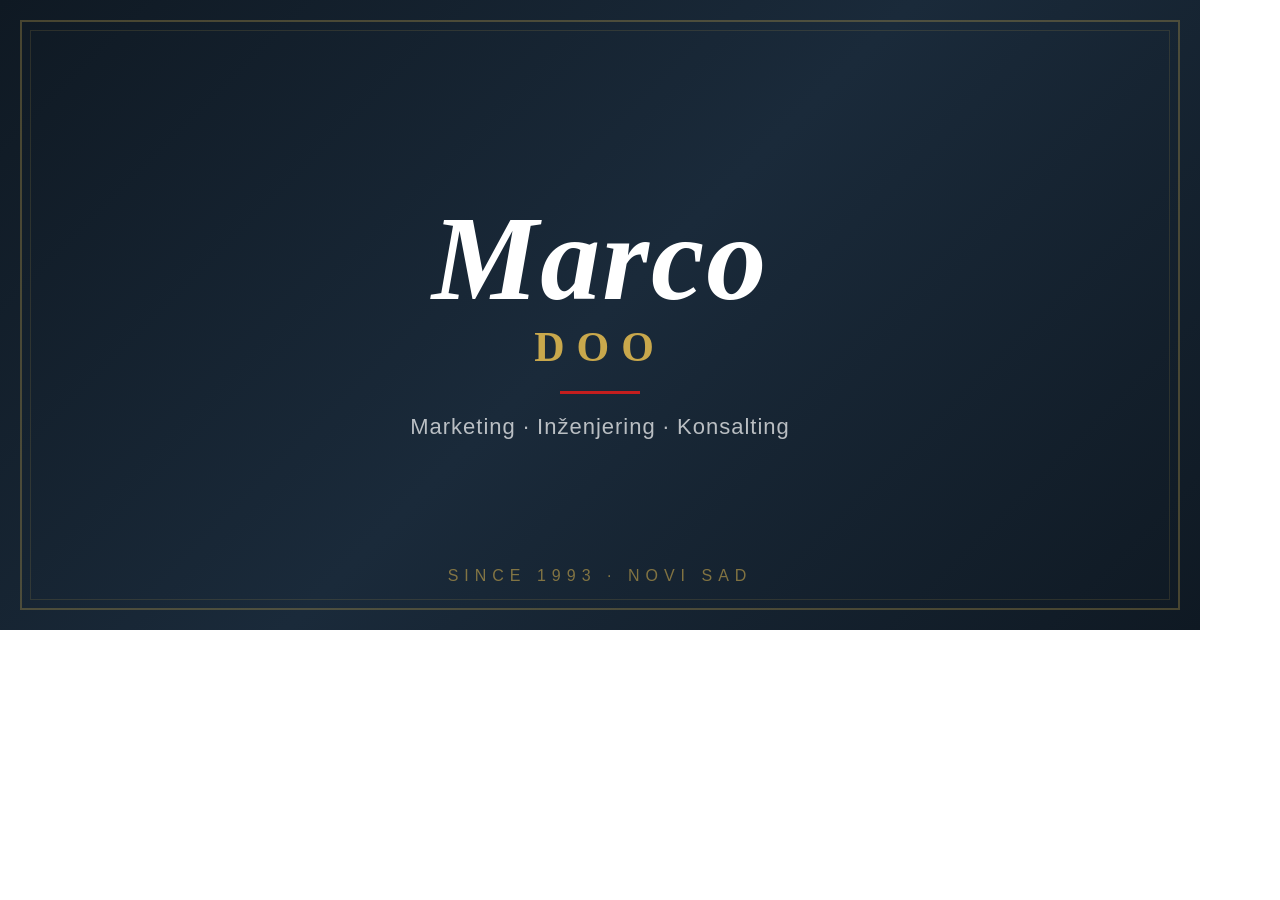
<file: images/og-image.html>
<!DOCTYPE html>
<html>
<head>
<meta charset="UTF-8">
<title>OG Image Generator - Screenshot this at 1200x630</title>
<style>
  * { margin: 0; padding: 0; box-sizing: border-box; }
  body { width: 1200px; height: 630px; overflow: hidden; }
  .og {
    width: 1200px;
    height: 630px;
    background: linear-gradient(135deg, #0f1923 0%, #1a2a3a 50%, #0f1923 100%);
    display: flex;
    flex-direction: column;
    align-items: center;
    justify-content: center;
    position: relative;
    font-family: 'Georgia', serif;
  }
  .og::before {
    content: '';
    position: absolute;
    top: 0; left: 0; right: 0; bottom: 0;
    border: 2px solid rgba(201, 168, 76, 0.3);
    margin: 20px;
    pointer-events: none;
  }
  .og::after {
    content: '';
    position: absolute;
    top: 30px; left: 30px; right: 30px; bottom: 30px;
    border: 1px solid rgba(201, 168, 76, 0.15);
    pointer-events: none;
  }
  .logo-text {
    font-size: 120px;
    font-weight: 700;
    font-style: italic;
    color: #fff;
    letter-spacing: 2px;
    margin-bottom: 5px;
    font-family: 'Brush Script MT', 'Segoe Script', cursive;
  }
  .doo {
    font-size: 42px;
    font-weight: 700;
    color: #c9a84c;
    letter-spacing: 12px;
    text-transform: uppercase;
    font-family: 'Georgia', serif;
    margin-top: -10px;
  }
  .line {
    width: 80px;
    height: 3px;
    background: #c41e1e;
    margin: 20px 0;
  }
  .tagline {
    font-size: 22px;
    color: rgba(255,255,255,0.7);
    font-family: 'Inter', 'Segoe UI', sans-serif;
    font-weight: 300;
    letter-spacing: 1px;
  }
  .since {
    position: absolute;
    bottom: 45px;
    font-size: 16px;
    color: rgba(201, 168, 76, 0.6);
    letter-spacing: 6px;
    text-transform: uppercase;
    font-family: 'Inter', 'Segoe UI', sans-serif;
  }
</style>
</head>
<body>
<div class="og">
  <div class="logo-text">Marco</div>
  <div class="doo">DOO</div>
  <div class="line"></div>
  <div class="tagline">Marketing · Inženjering · Konsalting</div>
  <div class="since">Since 1993 · Novi Sad</div>
</div>
</body>
</html>
</file>
<file: style.css>
/* ================================================
   MARCO DOO - Premium Corporate Website v2
   Distribucija gasne opreme, inzenjering, konsalting
   With Scroll-Driven Pipeline Animation
   ================================================ */

/* ---- Variables ---- */
:root {
  --navy: #0f1923;
  --navy-light: #1a2d3d;
  --navy-mid: #142533;
  --gold: #c9a84c;
  --gold-light: #e0bf5a;
  --gold-dark: #a88b3a;
  --gold-glow: rgba(201, 168, 76, 0.15);
  --cream: #f8f6f0;
  --cream-dark: #efe9dc;
  --white: #ffffff;
  --text: #2a2a2a;
  --text-light: #6b6b6b;
  --text-on-dark: #c8c4bc;
  --border: rgba(201, 168, 76, 0.2);
  --shadow: 0 4px 30px rgba(0, 0, 0, 0.08);
  --shadow-lg: 0 20px 60px rgba(0, 0, 0, 0.12);
  --shadow-gold: 0 8px 30px rgba(201, 168, 76, 0.2);
  --radius: 12px;
  --radius-lg: 20px;
  --transition: 0.4s cubic-bezier(0.25, 0.46, 0.45, 0.94);
  --font-heading: 'Playfair Display', Georgia, serif;
  --font-body: 'Inter', -apple-system, sans-serif;
}

/* ---- Reset & Base ---- */
*, *::before, *::after { box-sizing: border-box; margin: 0; padding: 0; }

html {
  scroll-behavior: smooth;
  overflow-x: hidden;
}

body {
  font-family: var(--font-body);
  font-size: 16px;
  line-height: 1.7;
  color: var(--text);
  background: var(--cream);
  overflow-x: hidden;
  -webkit-font-smoothing: antialiased;
}

img { max-width: 100%; height: auto; display: block; }
a { text-decoration: none; color: inherit; transition: color var(--transition); }
ul { list-style: none; }
button { border: none; background: none; cursor: pointer; font-family: inherit; }
input, textarea, select { font-family: inherit; font-size: inherit; }

.container {
  max-width: 1200px;
  margin: 0 auto;
  padding: 0 24px;
}

.text-gold { color: var(--gold); }

/* ---- Pipeline ---- */
.pipeline-container {
  position: absolute;
  top: 0;
  left: 0;
  width: 100%;
  height: 100%;
  z-index: 1;
  pointer-events: none;
  overflow: hidden;
}

main {
  position: relative;
  overflow-x: clip;
}

#pipelineSvg {
  position: absolute;
  top: 0;
  left: 0;
  width: 100%;
  height: 100%;
  overflow: visible;
}

.pipeline-drawn {
  will-change: stroke-dashoffset;
}

/* ---- Preloader ---- */
.preloader {
  position: fixed;
  inset: 0;
  z-index: 10000;
  background: var(--white);
  display: flex;
  align-items: center;
  justify-content: center;
  transition: opacity 0.6s ease, visibility 0.6s ease;
  animation: preloaderForceHide 0.6s ease 1.5s forwards;
}

.preloader.loaded {
  opacity: 0;
  visibility: hidden;
  pointer-events: none;
  animation: none;
}

@keyframes preloaderForceHide {
  to { opacity: 0; visibility: hidden; pointer-events: none; }
}

.preloader__inner { text-align: center; }

.preloader__logo {
  margin-bottom: 24px;
  text-align: center;
}

.preloader__logo-img {
  height: 160px;
  width: auto;
}

.preloader__bar {
  width: 200px;
  height: 2px;
  background: rgba(0,0,0,0.08);
  border-radius: 2px;
  overflow: hidden;
}

.preloader__progress {
  width: 0;
  height: 100%;
  background: var(--gold);
  border-radius: 2px;
  animation: preloaderBar 1.2s ease forwards;
}

@keyframes preloaderBar {
  to { width: 100%; }
}

/* ---- Header ---- */
.header {
  position: fixed;
  top: 0;
  left: 0;
  width: 100%;
  z-index: 1000;
  padding: 20px 0;
  transition: all var(--transition);
}

.header.scrolled {
  background: rgba(15, 25, 35, 0.95);
  backdrop-filter: blur(20px);
  padding: 12px 0;
  box-shadow: 0 4px 30px rgba(0, 0, 0, 0.3);
}

.nav {
  display: flex;
  align-items: center;
  justify-content: space-between;
}

.nav__logo {
  display: flex;
  align-items: center;
  gap: 12px;
  z-index: 1001;
}

.nav__logo-img {
  height: 48px;
  width: auto;
  filter: invert(1) brightness(2);
  transition: all var(--transition);
}

.nav__logo:hover .nav__logo-img { opacity: 0.85; }

.nav__logo-text {
  font-family: var(--font-heading);
  font-size: 1.6rem;
  font-weight: 700;
  color: var(--white);
  letter-spacing: 0.5px;
  transition: all var(--transition);
}

.nav__logo-text .dot { color: var(--gold); }

.nav__logo:hover .nav__logo-text { opacity: 0.85; }

.nav__menu {
  display: flex;
  align-items: center;
  gap: 8px;
}

.nav__link {
  color: rgba(255,255,255,0.75);
  font-size: 0.9rem;
  font-weight: 500;
  padding: 8px 16px;
  border-radius: 8px;
  transition: all var(--transition);
}

.nav__link i { display: none; }

.nav__link:hover,
.nav__link.active {
  color: var(--white);
  background: rgba(255,255,255,0.08);
}

.nav__link.active { color: var(--gold); }

.nav__actions {
  display: flex;
  align-items: center;
  gap: 16px;
}

.nav__phone {
  color: var(--gold);
  font-size: 0.85rem;
  font-weight: 600;
  display: flex;
  align-items: center;
  gap: 8px;
  padding: 8px 16px;
  border: 1px solid rgba(201, 168, 76, 0.3);
  border-radius: 8px;
  transition: all var(--transition);
}

.nav__phone:hover {
  background: var(--gold);
  color: var(--navy);
}

.nav__lang {
  color: var(--gold);
  font-size: 0.8rem;
  font-weight: 600;
  display: flex;
  align-items: center;
  gap: 6px;
  padding: 6px 12px;
  border: 1px solid rgba(201, 168, 76, 0.3);
  border-radius: 8px;
  transition: all var(--transition);
  letter-spacing: 0.5px;
}

.nav__lang:hover {
  background: var(--gold);
  color: var(--navy);
}

.nav__burger { display: none; }
.nav__menu-cta { display: none; }
.nav__menu-social { display: none; }
.nav__menu-lang { display: none; }

/* Mobile Overlay */
.mobile-overlay {
  position: fixed;
  inset: 0;
  background: rgba(0, 0, 0, 0.6);
  z-index: 999;
  opacity: 0;
  visibility: hidden;
  pointer-events: none;
  transition: all var(--transition);
}

.mobile-overlay.active {
  opacity: 1;
  visibility: visible;
  pointer-events: auto;
}

/* ---- Buttons ---- */
.btn {
  display: inline-flex;
  align-items: center;
  gap: 10px;
  font-weight: 600;
  font-size: 0.95rem;
  padding: 14px 32px;
  border-radius: 10px;
  transition: all var(--transition);
  position: relative;
  overflow: hidden;
}

.btn--gold {
  background: var(--gold);
  color: var(--navy);
}

.btn--gold:hover {
  background: var(--gold-light);
  transform: translateY(-2px);
  box-shadow: var(--shadow-gold);
}

.btn--outline {
  border: 2px solid rgba(255,255,255,0.3);
  color: var(--white);
}

.btn--outline:hover {
  border-color: var(--gold);
  color: var(--gold);
  background: rgba(201, 168, 76, 0.08);
}

.btn--white {
  background: var(--white);
  color: var(--navy);
}

.btn--white:hover {
  transform: translateY(-2px);
  box-shadow: var(--shadow);
}

.btn--sm { padding: 10px 20px; font-size: 0.85rem; }
.btn--lg { padding: 16px 36px; font-size: 1rem; }
.btn--full { width: 100%; justify-content: center; }

/* ---- Section Helpers ---- */
.section { padding: 100px 0; }

.section--dark {
  background: var(--navy);
  color: var(--white);
}

.section--alt { background: var(--cream-dark); }

.section__header {
  text-align: center;
  max-width: 600px;
  margin: 0 auto 60px;
}

.section__label {
  display: inline-block;
  font-size: 0.8rem;
  font-weight: 600;
  text-transform: uppercase;
  letter-spacing: 3px;
  color: var(--gold);
  margin-bottom: 16px;
}

.section__title {
  font-family: var(--font-heading);
  font-size: 2.5rem;
  font-weight: 700;
  line-height: 1.2;
  margin-bottom: 24px;
}

.section--dark .section__title { color: var(--white); }

.section__desc {
  font-size: 1.05rem;
  color: var(--text-light);
  line-height: 1.7;
}

.section--dark .section__desc { color: var(--text-on-dark); }

/* ---- Scroll Animations ---- */
.animate-on-scroll {
  opacity: 1;
  transform: translateY(20px);
  transition: opacity 0.7s ease, transform 0.7s ease;
}

.animate-on-scroll.visible {
  opacity: 1;
  transform: translateY(0);
}

/* ---- Main (above pipeline) ---- */
main {
  position: relative;
}

/* All sections above pipeline */
.hero,
.about-intro,
.services,
.partners,
.cta,
.page-hero,
.story,
.timeline,
.founders,
.values,
.contact,
.map-section {
  position: relative;
  z-index: 2;
}

/* ---- Hero ---- */
.hero {
  position: relative;
  min-height: 100vh;
  display: flex;
  align-items: center;
  justify-content: center;
  overflow: hidden;
}

.hero__bg {
  position: absolute;
  inset: 0;
  background: linear-gradient(135deg, #0a1520 0%, #0f2027 30%, #1a3a4a 60%, #0f1923 100%);
  z-index: 0;
}

.hero__bg::after {
  content: '';
  position: absolute;
  inset: 0;
  background:
    radial-gradient(ellipse at 20% 50%, rgba(201, 168, 76, 0.08) 0%, transparent 60%),
    radial-gradient(ellipse at 80% 20%, rgba(201, 168, 76, 0.05) 0%, transparent 50%);
}

/* Geometric Shapes */
.hero__geometric {
  position: absolute;
  inset: 0;
  z-index: 1;
  overflow: hidden;
}

.hero__shape {
  position: absolute;
  border: 1px solid rgba(201, 168, 76, 0.1);
  border-radius: 4px;
  animation: floatShape 20s ease-in-out infinite;
}

.hero__shape--1 {
  width: 300px;
  height: 300px;
  top: 10%;
  right: -5%;
  transform: rotate(45deg);
  animation-delay: 0s;
}

.hero__shape--2 {
  width: 200px;
  height: 200px;
  bottom: 15%;
  left: -3%;
  transform: rotate(30deg);
  animation-delay: -5s;
  border-color: rgba(201, 168, 76, 0.06);
}

.hero__shape--3 {
  width: 150px;
  height: 150px;
  top: 20%;
  left: 15%;
  transform: rotate(60deg);
  animation-delay: -10s;
  border-color: rgba(201, 168, 76, 0.04);
}

.hero__shape--4 {
  width: 100px;
  height: 100px;
  bottom: 30%;
  right: 20%;
  transform: rotate(15deg);
  animation-delay: -15s;
  border-color: rgba(201, 168, 76, 0.08);
}

@keyframes floatShape {
  0%, 100% { transform: rotate(45deg) translate(0, 0); }
  25% { transform: rotate(50deg) translate(20px, -15px); }
  50% { transform: rotate(42deg) translate(-10px, 20px); }
  75% { transform: rotate(48deg) translate(15px, 10px); }
}

.hero__content {
  position: relative;
  z-index: 2;
  text-align: center;
  padding: 120px 0 80px;
  max-width: 800px;
  margin: 0 auto;
}

.hero__badge {
  display: inline-block;
  padding: 8px 24px;
  background: rgba(201, 168, 76, 0.1);
  border: 1px solid rgba(201, 168, 76, 0.25);
  border-radius: 50px;
  color: var(--gold);
  font-size: 0.85rem;
  font-weight: 600;
  letter-spacing: 2px;
  text-transform: uppercase;
  margin-bottom: 28px;
}

.hero__title {
  font-family: var(--font-heading);
  font-size: 3.8rem;
  font-weight: 700;
  color: var(--white);
  line-height: 1.15;
  margin-bottom: 24px;
}

.mob-br { display: none; }

.hero__title-accent {
  color: var(--gold);
  position: relative;
}

.hero__title-accent::after {
  display: none;
}

.hero__subtitle {
  font-size: 1.15rem;
  color: var(--text-on-dark);
  line-height: 1.8;
  max-width: 600px;
  margin: 0 auto 40px;
}

.hero__actions {
  display: flex;
  gap: 16px;
  justify-content: center;
  margin-bottom: 60px;
}

.hero__stats {
  display: flex;
  align-items: center;
  justify-content: center;
  gap: 40px;
  padding-top: 40px;
  border-top: 1px solid rgba(255,255,255,0.08);
}

.hero__stat { text-align: center; }

.hero__stat-row {
  height: 3.2rem;
  display: flex;
  align-items: baseline;
  justify-content: center;
}

.hero__stat-number {
  font-family: var(--font-heading);
  font-size: 2.5rem;
  font-weight: 700;
  color: var(--gold);
}

.hero__stat-plus {
  font-family: var(--font-heading);
  font-size: 1.5rem;
  color: var(--gold);
}

.hero__stat-icon {
  font-size: 2rem;
  color: var(--gold);
  display: block;
  margin-bottom: 4px;
}

.hero__stat-label {
  font-size: 0.8rem;
  color: rgba(255,255,255,0.5);
  text-transform: uppercase;
  letter-spacing: 1px;
  margin-top: 4px;
  display: block;
}

.hero__stat-divider {
  width: 1px;
  height: 40px;
  background: rgba(255,255,255,0.1);
}

/* Hero Scroll Indicator */
.hero__scroll {
  position: absolute;
  bottom: 30px;
  left: 50%;
  transform: translateX(-50%);
  z-index: 2;
  text-align: center;
  color: rgba(255,255,255,0.4);
  font-size: 0.7rem;
  letter-spacing: 2px;
  text-transform: uppercase;
}

.hero__scroll-line {
  width: 1px;
  height: 40px;
  background: linear-gradient(to bottom, var(--gold), transparent);
  margin: 10px auto 0;
  animation: scrollLine 2s ease-in-out infinite;
}

@keyframes scrollLine {
  0%, 100% { opacity: 0.3; transform: scaleY(0.5); transform-origin: top; }
  50% { opacity: 1; transform: scaleY(1); }
}

/* ---- Page Hero (subpages) ---- */
.page-hero {
  position: relative;
  padding: 160px 0 80px;
  overflow: hidden;
}

.page-hero__bg {
  position: absolute;
  inset: 0;
  background: linear-gradient(135deg, #0a1520, #1a3a4a);
  z-index: 0;
}

.page-hero__bg::after {
  content: '';
  position: absolute;
  inset: 0;
  background: radial-gradient(ellipse at 30% 50%, rgba(201, 168, 76, 0.06) 0%, transparent 60%);
}

.page-hero__content {
  position: relative;
  z-index: 2;
}

.page-hero__breadcrumb {
  font-size: 0.85rem;
  color: rgba(255,255,255,0.5);
  margin-bottom: 16px;
  display: flex;
  align-items: center;
  gap: 10px;
}

.page-hero__breadcrumb a {
  color: rgba(255,255,255,0.5);
  transition: color var(--transition);
}

.page-hero__breadcrumb a:hover { color: var(--gold); }
.page-hero__breadcrumb i { font-size: 0.65rem; }
.page-hero__breadcrumb span { color: var(--gold); }

.page-hero h1 {
  font-family: var(--font-heading);
  font-size: 3rem;
  color: var(--white);
  margin-bottom: 12px;
}

.page-hero p {
  font-size: 1.1rem;
  color: var(--text-on-dark);
  max-width: 500px;
}

/* ---- About Intro ---- */
.about-intro__grid {
  display: grid;
  grid-template-columns: 1fr 1fr;
  gap: 60px;
  align-items: center;
}

.about-intro__image { position: relative; }

.about-intro__visual {
  width: 100%;
  aspect-ratio: 4/3;
  background: linear-gradient(135deg, var(--navy), var(--navy-light));
  border-radius: var(--radius-lg);
  display: flex;
  align-items: center;
  justify-content: center;
  position: relative;
  overflow: hidden;
  box-shadow: var(--shadow-lg);
}

.about-intro__visual::before {
  content: '';
  position: absolute;
  inset: 0;
  background: radial-gradient(circle at 30% 40%, rgba(201,168,76,0.12) 0%, transparent 60%),
              radial-gradient(circle at 80% 70%, rgba(201,168,76,0.08) 0%, transparent 50%);
}

#aboutCanvas {
  width: 100%;
  height: 100%;
  position: relative;
  z-index: 2;
}

.about-intro__experience {
  position: absolute;
  bottom: -20px;
  right: -20px;
  background: var(--gold);
  color: var(--navy);
  padding: 20px 28px;
  border-radius: var(--radius);
  text-align: center;
  box-shadow: var(--shadow-gold);
}

.about-intro__experience-number {
  display: block;
  font-family: var(--font-heading);
  font-size: 2.2rem;
  font-weight: 700;
  line-height: 1;
}

.about-intro__experience-text {
  font-size: 0.75rem;
  font-weight: 600;
  text-transform: uppercase;
  letter-spacing: 1px;
}

.about-intro__text {
  font-size: 1.05rem;
  color: var(--text-light);
  margin-bottom: 16px;
}

.about-intro__features {
  display: flex;
  flex-direction: column;
  gap: 20px;
  margin: 32px 0;
}

.about-intro__feature {
  display: flex;
  gap: 16px;
  align-items: flex-start;
}

.about-intro__feature-icon {
  width: 48px;
  height: 48px;
  min-width: 48px;
  background: var(--gold-glow);
  color: var(--gold);
  display: flex;
  align-items: center;
  justify-content: center;
  border-radius: 10px;
  font-size: 1.1rem;
}

.about-intro__feature strong {
  display: block;
  margin-bottom: 2px;
  font-size: 0.95rem;
}

.about-intro__feature p {
  font-size: 0.85rem;
  color: var(--text-light);
  line-height: 1.5;
}

.about-intro__content > .btn {
  display: inline-flex;
}

@media (max-width: 768px) {
  .about-intro__content { text-align: center; }
  .about-intro__text { text-align: left; }
  .about-intro__feature strong,
  .about-intro__feature p { text-align: left; }
  .about-intro__features { margin: 32px 0 36px; }
  .about-intro__content > .btn { margin: 0 auto; }
}

/* ---- Services ---- */
.services__grid {
  display: grid;
  grid-template-columns: repeat(4, 1fr);
  gap: 24px;
}

.services__card {
  background: rgba(255,255,255,0.04);
  border: 1px solid rgba(255,255,255,0.06);
  border-radius: var(--radius-lg);
  padding: 40px 28px;
  position: relative;
  overflow: hidden;
  transition: all var(--transition);
}

.services__card:hover {
  background: rgba(255,255,255,0.07);
  border-color: rgba(201, 168, 76, 0.2);
  transform: translateY(-4px);
}

.services__card-icon {
  width: 56px;
  height: 56px;
  background: var(--gold-glow);
  color: var(--gold);
  display: flex;
  align-items: center;
  justify-content: center;
  border-radius: 14px;
  font-size: 1.3rem;
  margin-bottom: 24px;
  transition: all var(--transition);
}

.services__card:hover .services__card-icon {
  background: var(--gold);
  color: var(--navy);
}

.services__card h3 {
  font-family: var(--font-heading);
  font-size: 1.2rem;
  font-weight: 600;
  margin-bottom: 12px;
}

.services__card p {
  font-size: 0.9rem;
  color: var(--text-on-dark);
  line-height: 1.6;
}

.services__card-number {
  position: absolute;
  top: 20px;
  right: 20px;
  font-family: var(--font-heading);
  font-size: 3rem;
  font-weight: 700;
  color: rgba(255,255,255,0.03);
  line-height: 1;
}

/* ---- Partners ---- */
.partners__grid {
  display: grid;
  grid-template-columns: repeat(3, 1fr);
  gap: 30px;
}

.partners__card {
  background: var(--white);
  border: 1px solid rgba(0,0,0,0.06);
  border-radius: var(--radius-lg);
  padding: 40px 30px;
  text-align: center;
  transition: all var(--transition);
  position: relative;
}

.partners__card:hover {
  transform: translateY(-6px);
  box-shadow: var(--shadow-lg);
  border-color: rgba(201, 168, 76, 0.2);
}

.partners__logo {
  width: 80px;
  height: 80px;
  background: linear-gradient(135deg, var(--navy), var(--navy-light));
  border-radius: 50%;
  display: flex;
  align-items: center;
  justify-content: center;
  margin: 0 auto 20px;
  color: var(--gold);
  font-family: var(--font-heading);
  font-size: 1.1rem;
  font-weight: 700;
  letter-spacing: 1px;
}

.partners__logo i { font-size: 1.6rem; }
.partners__logo--sm { width: 60px; height: 60px; }
.partners__logo--sm i { font-size: 1.2rem; }
.partners__logo:has(img) {
  background: none;
  border-radius: 0;
  width: auto;
  height: 50px;
}
.partners__logo img { max-height: 50px; object-fit: contain; }

.partners__card--dark-header {
  padding-top: 0;
  overflow: hidden;
}
.partners__card--dark-header .partners__logo {
  background: linear-gradient(135deg, var(--navy), var(--navy-light));
  border-radius: var(--radius-lg) var(--radius-lg) 0 0;
  width: calc(100% + 60px);
  margin: 0 -30px 20px;
  height: auto;
  padding: 24px 30px;
}

.partners__link {
  text-decoration: none;
  color: inherit;
  display: block;
}
.partners__link:hover h3 { color: var(--gold); }

.partners__card h3 {
  font-family: var(--font-heading);
  font-size: 1.2rem;
  font-weight: 600;
  margin-bottom: 10px;
}

.partners__card p {
  font-size: 0.9rem;
  color: var(--text-light);
  line-height: 1.6;
  margin-bottom: 16px;
}

.partners__tag {
  display: inline-block;
  padding: 4px 14px;
  background: var(--gold-glow);
  color: var(--gold-dark);
  font-size: 0.75rem;
  font-weight: 600;
  border-radius: 50px;
  text-transform: uppercase;
  letter-spacing: 1px;
}

.partners__read-more {
  display: inline-flex;
  align-items: center;
  gap: 6px;
  margin-top: 12px;
  color: var(--gold);
  font-weight: 600;
  font-size: 0.85rem;
  transition: gap 0.3s ease;
}

.partners__card:hover .partners__read-more {
  gap: 10px;
}

/* ---- Reference Modal ---- */
.ref-modal {
  position: fixed;
  inset: 0;
  z-index: 9999;
  display: flex;
  align-items: center;
  justify-content: center;
  opacity: 0;
  visibility: hidden;
  transition: all 0.3s ease;
}

.ref-modal.active {
  opacity: 1;
  visibility: visible;
}

.ref-modal__overlay {
  position: absolute;
  inset: 0;
  background: rgba(15, 25, 35, 0.85);
  backdrop-filter: blur(4px);
}

.ref-modal__content {
  position: relative;
  background: var(--navy);
  color: var(--white);
  border: 1px solid var(--border);
  border-radius: var(--radius-lg);
  padding: 40px;
  max-width: 600px;
  width: 90%;
  max-height: 85vh;
  overflow-y: auto;
  transform: translateY(20px);
  transition: transform 0.3s ease;
}

.ref-modal.active .ref-modal__content {
  transform: translateY(0);
}

.ref-modal__close {
  position: absolute;
  top: 16px;
  right: 20px;
  font-size: 1.8rem;
  color: var(--text-on-dark);
  cursor: pointer;
  line-height: 1;
  transition: color 0.2s;
}

.ref-modal__close:hover {
  color: var(--gold);
}

.ref-modal__content h3 {
  font-family: var(--font-heading);
  font-size: 1.5rem;
  color: var(--gold);
  margin-bottom: 16px;
}

.ref-modal__content > p {
  color: var(--text-on-dark);
  margin-bottom: 20px;
  line-height: 1.7;
}

.ref-modal__content ul {
  list-style: none;
  display: flex;
  flex-direction: column;
  gap: 14px;
}

.ref-modal__content li {
  padding-left: 20px;
  position: relative;
  color: var(--text-on-dark);
  line-height: 1.6;
}

.ref-modal__content li::before {
  content: '';
  position: absolute;
  left: 0;
  top: 10px;
  width: 8px;
  height: 8px;
  background: var(--gold);
  border-radius: 50%;
}

.ref-modal__content li strong {
  color: var(--white);
}

/* ---- CTA ---- */
.cta {
  position: relative;
  padding: 100px 0;
  overflow: hidden;
}

.cta__bg {
  position: absolute;
  inset: 0;
  background: linear-gradient(135deg, #0a1520, var(--navy), #1a3a4a);
  z-index: 0;
}

.cta__bg::before {
  content: '';
  position: absolute;
  inset: 0;
  background: radial-gradient(ellipse at center, rgba(201, 168, 76, 0.08), transparent 70%);
}

.cta__content {
  position: relative;
  z-index: 2;
  text-align: center;
}

.cta h2 {
  font-family: var(--font-heading);
  font-size: 2.5rem;
  color: var(--white);
  margin-bottom: 16px;
}

.cta p {
  font-size: 1.1rem;
  color: var(--text-on-dark);
  margin-bottom: 36px;
  max-width: 500px;
  margin-left: auto;
  margin-right: auto;
}

.cta__actions {
  display: flex;
  gap: 16px;
  justify-content: center;
  flex-wrap: wrap;
}

.cta__social {
  display: flex;
  gap: 18px;
  justify-content: center;
  margin-top: 28px;
}

.cta__social a {
  display: flex;
  align-items: center;
  justify-content: center;
  width: 44px;
  height: 44px;
  border-radius: 50%;
  border: 1px solid rgba(255,255,255,0.25);
  color: #fff;
  font-size: 1.1rem;
  transition: background 0.3s, border-color 0.3s, color 0.3s;
}

.cta__social a:hover {
  background: var(--gold);
  border-color: var(--gold);
  color: var(--navy);
}

/* ---- Story (O nama) ---- */
.story__intro {
  display: grid;
  grid-template-columns: 1.2fr 1fr;
  gap: 60px;
  align-items: center;
}

.story__intro-content .section__label { display: block; }

.story__intro-content p {
  font-size: 1.05rem;
  color: var(--text-light);
  margin-bottom: 16px;
}

.story__img-placeholder {
  width: 100%;
  aspect-ratio: 4/3;
  background: linear-gradient(135deg, var(--navy), var(--navy-light));
  border-radius: var(--radius-lg);
  display: flex;
  flex-direction: column;
  align-items: center;
  justify-content: center;
  gap: 12px;
  color: rgba(255,255,255,0.15);
  position: relative;
  overflow: hidden;
}

.story__img-placeholder i { font-size: 3.5rem; }
.story__img-placeholder span { font-size: 0.85rem; letter-spacing: 2px; text-transform: uppercase; }
.story__img-placeholder canvas { width: 100%; height: 100%; position: absolute; inset: 0; }

/* ---- Timeline ---- */
.timeline__track {
  position: relative;
  max-width: 800px;
  margin: 0 auto;
  padding: 40px 0;
}

/* Background line (faded) */
.timeline__line {
  position: absolute;
  left: 50%;
  top: 0;
  bottom: 0;
  width: 2px;
  background: rgba(201, 168, 76, 0.1);
  transform: translateX(-50%);
}

/* Animated drawn line */
.timeline__line-drawn {
  position: absolute;
  left: 50%;
  top: 0;
  width: 2px;
  height: 0%;
  background: linear-gradient(to bottom, var(--gold), var(--gold-light));
  transform: translateX(-50%);
  z-index: 1;
  transition: height 0.1s linear;
  box-shadow: 0 0 8px rgba(201, 168, 76, 0.4);
}

.timeline__item {
  display: flex;
  justify-content: flex-end;
  padding-right: calc(50% + 40px);
  margin-bottom: 50px;
  position: relative;
}

.timeline__item--right {
  justify-content: flex-start;
  padding-right: 0;
  padding-left: calc(50% + 40px);
}

/* Card slide-in animations */
.timeline__item .timeline__card {
  opacity: 0;
  transform: translateX(-40px);
  transition: opacity 0.6s ease, transform 0.6s cubic-bezier(0.25, 0.46, 0.45, 0.94);
}

.timeline__item--right .timeline__card {
  transform: translateX(40px);
}

.timeline__item.visible .timeline__card {
  opacity: 1;
  transform: translateX(0);
}

/* Dot */
.timeline__dot {
  position: absolute;
  left: 50%;
  top: 20px;
  width: 16px;
  height: 16px;
  background: var(--navy-light);
  border: 3px solid rgba(201, 168, 76, 0.3);
  border-radius: 50%;
  transform: translateX(-50%) scale(0.6);
  z-index: 2;
  transition: all 0.5s cubic-bezier(0.34, 1.56, 0.64, 1);
}

.timeline__item.visible .timeline__dot {
  background: var(--gold);
  border-color: var(--navy);
  transform: translateX(-50%) scale(1);
}

/* Dot pulse ring */
.timeline__dot::after {
  content: '';
  position: absolute;
  top: 50%; left: 50%;
  width: 100%; height: 100%;
  border-radius: 50%;
  border: 2px solid var(--gold);
  transform: translate(-50%, -50%) scale(1);
  opacity: 0;
}

.timeline__item.visible .timeline__dot::after {
  animation: dotPulse 1.5s ease-out 0.3s;
}

@keyframes dotPulse {
  0% { transform: translate(-50%, -50%) scale(1); opacity: 0.8; }
  100% { transform: translate(-50%, -50%) scale(3); opacity: 0; }
}

.timeline__card {
  background: rgba(255,255,255,0.04);
  border: 1px solid rgba(255,255,255,0.08);
  border-radius: var(--radius);
  padding: 28px;
}

.timeline__card:hover {
  border-color: rgba(201, 168, 76, 0.2);
  background: rgba(255,255,255,0.06);
}

.timeline__year {
  display: inline-block;
  font-family: var(--font-heading);
  font-size: 0.85rem;
  font-weight: 700;
  color: var(--gold);
  padding: 4px 14px;
  background: var(--gold-glow);
  border-radius: 50px;
  margin-bottom: 12px;
  letter-spacing: 1px;
}

.timeline__card h3 {
  font-family: var(--font-heading);
  font-size: 1.2rem;
  margin-bottom: 14px;
}

.timeline__card p {
  font-size: 0.9rem;
  color: var(--text-on-dark);
  line-height: 1.6;
}

/* ---- Founders ---- */
.founders__grid {
  display: grid;
  grid-template-columns: repeat(3, 1fr);
  gap: 30px;
}

.founders__card {
  background: var(--white);
  border: 1px solid rgba(0,0,0,0.06);
  border-radius: var(--radius-lg);
  overflow: hidden;
  text-align: center;
  transition: all var(--transition);
}

.founders__card:hover {
  transform: translateY(-4px);
  box-shadow: var(--shadow-lg);
}

.founders__card--highlight {
  border-color: rgba(201, 168, 76, 0.3);
  box-shadow: var(--shadow-gold);
}

.founders__photo {
  width: 100%;
  height: 260px;
  overflow: hidden;
  cursor: pointer;
  position: relative;
}

.founders__photo::after {
  content: '\f065';
  font-family: 'Font Awesome 6 Free';
  font-weight: 900;
  position: absolute;
  bottom: 12px;
  right: 12px;
  width: 32px;
  height: 32px;
  background: rgba(0,0,0,0.5);
  color: var(--white);
  border-radius: 8px;
  display: flex;
  align-items: center;
  justify-content: center;
  font-size: 0.75rem;
  opacity: 0;
  transition: opacity var(--transition);
}

.founders__photo:hover::after {
  opacity: 1;
}

.founders__photo img {
  width: 100%;
  height: 100%;
  object-fit: cover;
  object-position: top;
  transition: transform var(--transition);
}

.founders__photo:hover img {
  transform: scale(1.05);
}

.founders__info {
  padding: 28px 30px;
}

/* Lightbox */
.lightbox {
  position: fixed;
  inset: 0;
  z-index: 10000;
  background: rgba(0,0,0,0.85);
  display: flex;
  align-items: center;
  justify-content: center;
  opacity: 0;
  visibility: hidden;
  transition: all 0.3s ease;
  cursor: pointer;
}

.lightbox.active {
  opacity: 1;
  visibility: visible;
}

.lightbox img {
  max-width: 90vw;
  max-height: 90vh;
  border-radius: var(--radius);
  box-shadow: 0 20px 60px rgba(0,0,0,0.5);
  transform: scale(0.9);
  transition: transform 0.3s ease;
}

.lightbox.active img {
  transform: scale(1);
}

.lightbox__close {
  position: absolute;
  top: 20px;
  right: 20px;
  width: 44px;
  height: 44px;
  background: rgba(255,255,255,0.1);
  color: var(--white);
  border-radius: 50%;
  display: flex;
  align-items: center;
  justify-content: center;
  font-size: 1.2rem;
  cursor: pointer;
  transition: background 0.3s ease;
}

.lightbox__close:hover {
  background: rgba(255,255,255,0.2);
}

.founders__info h3 {
  font-family: var(--font-heading);
  font-size: 1.25rem;
  font-weight: 600;
  margin-bottom: 10px;
}

.founders__role {
  display: inline-block;
  font-size: 0.8rem;
  font-weight: 600;
  color: var(--gold);
  margin-bottom: 12px;
  text-transform: uppercase;
  letter-spacing: 1px;
}

.founders__info p {
  font-size: 0.9rem;
  color: var(--text-light);
  line-height: 1.6;
}

/* Founder card clickable */
.founders__card[data-founder] {
  cursor: pointer;
  position: relative;
  display: flex;
  flex-direction: column;
}

.founders__card[data-founder] .founders__info {
  flex: 1;
}

.founders__card[data-founder].active {
  border-color: var(--gold);
  box-shadow: var(--shadow-gold);
  transform: translateY(-4px);
}

.founders__read-more {
  padding: 12px 20px;
  font-size: 0.8rem;
  font-weight: 600;
  color: var(--gold);
  text-transform: uppercase;
  letter-spacing: 1px;
  border-top: 1px solid rgba(0,0,0,0.06);
  transition: all var(--transition);
}

.founders__card[data-founder]:hover .founders__read-more,
.founders__card[data-founder].active .founders__read-more {
  background: var(--gold-glow);
  color: var(--gold-dark);
}

.founders__card[data-founder].active .founders__read-more i {
  transform: rotate(180deg);
}

.founders__card[data-founder].active .founders__read-more .rm-text {
  display: none;
}

.founders__card[data-founder].active .founders__read-more .rm-text-close {
  display: inline;
}

.founders__read-more .rm-text-close {
  display: none;
}

.founders__read-more i {
  margin-right: 6px;
  transition: transform 0.3s ease;
}

/* Bio container */
.founders__bio-container {
  position: relative;
  max-height: 0;
  overflow: hidden;
  transition: max-height 0.6s cubic-bezier(0.25, 0.46, 0.45, 0.94), opacity 0.4s ease, margin 0.4s ease;
  opacity: 0;
  margin-top: 0;
}

.founders__bio-container.open {
  max-height: 2000px;
  opacity: 1;
  margin-top: 30px;
}

.founders__bio-arrow {
  position: absolute;
  top: -10px;
  width: 20px;
  height: 20px;
  background: var(--white);
  border: 1px solid var(--gold);
  border-right: none;
  border-bottom: none;
  transform: rotate(45deg);
  transition: left 0.4s ease;
  z-index: 2;
}

.founders__bio {
  display: none;
  background: var(--white);
  border: 1px solid rgba(201, 168, 76, 0.25);
  border-radius: var(--radius-lg);
  padding: 40px;
  box-shadow: var(--shadow-lg);
  animation: bioFadeIn 0.5s ease forwards;
}

.founders__bio.active {
  display: block;
}

@keyframes bioFadeIn {
  from { opacity: 0; transform: translateY(10px); }
  to { opacity: 1; transform: translateY(0); }
}

.founders__bio-close {
  position: absolute;
  top: 16px;
  right: 16px;
  width: 36px;
  height: 36px;
  background: var(--cream);
  border: 1px solid rgba(0,0,0,0.08);
  border-radius: 50%;
  display: flex;
  align-items: center;
  justify-content: center;
  font-size: 0.9rem;
  color: var(--text-light);
  cursor: pointer;
  transition: all 0.3s ease;
}

.founders__bio-close:hover {
  background: var(--gold);
  color: var(--white);
  border-color: var(--gold);
}

.founders__bio-header {
  display: flex;
  align-items: center;
  gap: 20px;
  margin-bottom: 28px;
  padding-bottom: 20px;
  border-bottom: 1px solid rgba(0,0,0,0.06);
}

.founders__bio-avatar {
  width: 80px;
  height: 80px;
  border-radius: 50%;
  overflow: hidden;
  border: 3px solid var(--gold);
  flex-shrink: 0;
}

.founders__bio-avatar img {
  width: 100%;
  height: 100%;
  object-fit: cover;
  object-position: top;
}

.founders__bio-header h3 {
  font-family: var(--font-heading);
  font-size: 1.5rem;
  font-weight: 700;
  margin-bottom: 2px;
}

.founders__bio-content {
  columns: 2;
  column-gap: 40px;
}

.founders__bio-section {
  break-inside: avoid;
  margin-bottom: 24px;
}

.founders__bio-section h4 {
  font-family: var(--font-heading);
  font-size: 1.1rem;
  font-weight: 600;
  color: var(--navy);
  margin-bottom: 16px;
  display: flex;
  align-items: baseline;
  flex-wrap: wrap;
  gap: 10px;
}

.founders__bio-section h4 i {
  color: var(--gold);
  font-size: 0.95rem;
}

.founders__bio-section p {
  font-size: 0.93rem;
  color: var(--text);
  line-height: 1.75;
  margin-bottom: 10px;
}

.founders__bio-list {
  list-style: none;
  padding: 0;
}

.founders__bio-list li {
  position: relative;
  padding-left: 20px;
  margin-bottom: 12px;
  font-size: 0.93rem;
  color: var(--text);
  line-height: 1.65;
}

.founders__bio-list li::before {
  content: '';
  position: absolute;
  left: 0;
  top: 9px;
  width: 8px;
  height: 8px;
  background: var(--gold);
  border-radius: 50%;
}

.founders__bio-highlight {
  break-inside: avoid;
  background: linear-gradient(135deg, var(--navy) 0%, var(--navy-light) 100%);
  color: var(--cream);
  padding: 24px 28px;
  border-radius: var(--radius);
  font-size: 0.95rem;
  line-height: 1.7;
  font-style: italic;
  position: relative;
  margin-top: 8px;
}

.founders__bio-highlight i {
  color: var(--gold);
  font-size: 1.2rem;
  margin-right: 8px;
  font-style: normal;
}

/* ---- Values ---- */
.values__grid {
  display: grid;
  grid-template-columns: repeat(4, 1fr);
  gap: 30px;
}

.values__item {
  text-align: center;
  padding: 30px 20px;
}

.values__icon {
  width: 80px;
  height: 80px;
  background: var(--white);
  color: var(--gold);
  display: flex;
  align-items: center;
  justify-content: center;
  border-radius: 16px;
  margin: 0 auto 20px;
  box-shadow: var(--shadow);
  transition: all var(--transition);
}

.values__icon .icon-draw {
  color: var(--gold);
}

.values__item:hover .values__icon {
  background: var(--gold);
  transform: translateY(-4px);
  box-shadow: var(--shadow-gold);
}

.values__item:hover .values__icon .icon-draw {
  color: var(--navy);
}

/* SVG Self-Drawing Icons */
.icon-draw path,
.icon-draw circle,
.icon-draw rect,
.icon-draw polyline,
.icon-draw line {
  stroke-dashoffset: var(--dash-len, 100);
  stroke-dasharray: var(--dash-len, 100);
  transition: stroke-dashoffset 1.6s cubic-bezier(0.4, 0, 0.2, 1);
}

.icon-draw.drawn path,
.icon-draw.drawn circle,
.icon-draw.drawn rect,
.icon-draw.drawn polyline,
.icon-draw.drawn line {
  stroke-dashoffset: 0;
}

@media (prefers-reduced-motion: reduce) {
  .icon-draw path, .icon-draw circle, .icon-draw rect,
  .icon-draw polyline, .icon-draw line {
    stroke-dashoffset: 0 !important;
    stroke-dasharray: none !important;
  }
}

.values__item h3 {
  font-family: var(--font-heading);
  font-size: 1.15rem;
  font-weight: 600;
  margin-bottom: 14px;
}

.values__item p {
  font-size: 0.9rem;
  color: var(--text-light);
  line-height: 1.6;
}

/* ---- Contact ---- */
.contact__grid {
  display: grid;
  grid-template-columns: 1fr 1.2fr;
  gap: 60px;
  align-items: flex-start;
}

.contact__cards {
  display: flex;
  flex-direction: column;
  gap: 20px;
  margin-top: 32px;
}

.contact__card {
  display: flex;
  gap: 16px;
  align-items: flex-start;
  padding: 20px;
  background: var(--white);
  border-radius: var(--radius);
  border: 1px solid rgba(0,0,0,0.04);
  transition: all var(--transition);
}

.contact__card:hover {
  box-shadow: var(--shadow);
  border-color: rgba(201, 168, 76, 0.15);
}

.contact__card-icon {
  width: 48px;
  height: 48px;
  min-width: 48px;
  background: var(--gold-glow);
  color: var(--gold);
  display: flex;
  align-items: center;
  justify-content: center;
  border-radius: 10px;
  font-size: 1.1rem;
}

.contact__card h4 {
  font-size: 0.85rem;
  font-weight: 600;
  text-transform: uppercase;
  letter-spacing: 1px;
  color: var(--text);
  margin-bottom: 4px;
}

.contact__card a {
  display: block;
  font-size: 0.95rem;
  color: var(--text-light);
  transition: color var(--transition);
}

.contact__card a:hover { color: var(--gold); }

.contact__card p {
  font-size: 0.95rem;
  color: var(--text-light);
  line-height: 1.5;
}

/* Contact Form */
.contact__form-wrap {
  background: var(--white);
  border-radius: var(--radius-lg);
  padding: 40px;
  box-shadow: var(--shadow);
  border: 1px solid rgba(0,0,0,0.04);
}

.contact__form-wrap h3 {
  font-family: var(--font-heading);
  font-size: 1.4rem;
  margin-bottom: 6px;
}

.contact__form-wrap > p {
  font-size: 0.9rem;
  color: var(--text-light);
  margin-bottom: 28px;
}

.form__group {
  margin-bottom: 20px;
}

.form__group label {
  display: block;
  font-size: 0.85rem;
  font-weight: 600;
  margin-bottom: 6px;
  color: var(--text);
}

.form__group input,
.form__group textarea,
.form__group select {
  width: 100%;
  padding: 14px 16px;
  border: 1px solid rgba(0,0,0,0.1);
  border-radius: 10px;
  background: var(--cream);
  color: var(--text);
  transition: all var(--transition);
  outline: none;
}

.form__group input:focus,
.form__group textarea:focus,
.form__group select:focus {
  border-color: var(--gold);
  box-shadow: 0 0 0 3px var(--gold-glow);
}

.form__group textarea { resize: vertical; min-height: 120px; }

.form__row {
  display: grid;
  grid-template-columns: 1fr 1fr;
  gap: 16px;
}

/* ---- Map ---- */
.map-section {
  padding: 80px 0 0;
}

.map-section__header { text-align: center; margin-bottom: 40px; }

.map-section__wrap {
  width: 100%;
  height: 450px;
  background: var(--navy);
}

.map-section__wrap iframe {
  width: 100%;
  height: 100%;
  display: block;
}

/* ---- Footer ---- */
.footer {
  background: var(--white);
  color: var(--text);
  padding: 60px 0 0;
  border-top: 1px solid rgba(0,0,0,0.06);
  position: relative;
  z-index: 2;
}

.footer__inner {
  display: grid;
  grid-template-columns: 1.5fr 1fr 1fr;
  gap: 40px;
  padding-bottom: 40px;
  border-bottom: 1px solid rgba(0,0,0,0.06);
}

.footer__logo {
  display: inline-flex;
  align-items: center;
  gap: 10px;
  margin-bottom: 16px;
}

.footer__logo-img {
  height: 150px;
  width: auto;
}

.footer__desc {
  font-size: 0.9rem;
  color: var(--text-light);
  line-height: 1.6;
}

.footer h4 {
  font-family: var(--font-heading);
  font-size: 1rem;
  font-weight: 600;
  color: var(--text);
  margin-bottom: 16px;
}

.footer__nav ul li,
.footer__contact ul li {
  margin-bottom: 10px;
}

.footer__nav a,
.footer__contact a {
  font-size: 0.9rem;
  color: var(--text-light);
  transition: color var(--transition);
  display: inline-flex;
  align-items: center;
  gap: 8px;
}

.footer__nav a:hover,
.footer__contact a:hover { color: var(--gold); }

.footer__contact span {
  font-size: 0.9rem;
  color: var(--text-light);
  display: inline-flex;
  align-items: center;
  gap: 8px;
}

.footer__contact i { width: 16px; text-align: center; color: var(--gold); }

.footer__bottom {
  padding: 20px 0;
  text-align: center;
}

.footer__bottom p {
  font-size: 0.8rem;
  color: var(--text-light);
}

/* ---- Back to Top ---- */
.back-to-top {
  position: fixed;
  bottom: 30px;
  right: 30px;
  width: 48px;
  height: 48px;
  background: var(--gold);
  color: var(--navy);
  border-radius: 12px;
  display: flex;
  align-items: center;
  justify-content: center;
  font-size: 1.1rem;
  z-index: 900;
  opacity: 0;
  visibility: hidden;
  pointer-events: none;
  transform: translateY(10px);
  transition: all var(--transition);
  box-shadow: var(--shadow-gold);
}

.back-to-top.visible {
  opacity: 1;
  visibility: visible;
  pointer-events: auto;
  transform: translateY(0);
}

.back-to-top:hover {
  background: var(--gold-light);
  transform: translateY(-3px);
}

/* ---- 3D Tilt Card ---- */
.tilt-card {
  transition: transform 0.3s ease;
  transform-style: preserve-3d;
  will-change: transform;
}

/* ================================================
   RESPONSIVE
   ================================================ */

@media (max-width: 1024px) {
  .services__grid { grid-template-columns: repeat(2, 1fr); }
  .values__grid { grid-template-columns: repeat(2, 1fr); }
  .hero__title { font-size: 3rem; }
}

@media (max-width: 768px) {
  .section { padding: 70px 0; }

  /* Nav Mobile */
  .nav__burger {
    display: flex;
    flex-direction: column;
    gap: 5px;
    z-index: 1001;
    width: 28px;
    padding: 4px 0;
  }

  .nav__burger span {
    display: block;
    width: 100%;
    height: 2px;
    background: var(--white);
    border-radius: 2px;
    transition: all 0.3s ease;
  }

  .nav__burger.active span:nth-child(1) { transform: rotate(45deg) translate(5px, 5px); }
  .nav__burger.active span:nth-child(2) { opacity: 0; }
  .nav__burger.active span:nth-child(3) { transform: rotate(-45deg) translate(5px, -5px); }

  .nav__phone span { display: none; }
  .nav__phone { border: none; padding: 8px; }
  .nav__lang { display: none; }

  .nav__menu {
    position: fixed;
    top: 0;
    right: -100%;
    width: 85%;
    max-width: 360px;
    height: 100vh;
    background: var(--navy);
    flex-direction: column;
    align-items: flex-start;
    padding: 100px 30px 40px;
    gap: 8px;
    z-index: 1000;
    transition: right 0.4s cubic-bezier(0.4, 0, 0.2, 1);
    overflow-y: auto;
    border-left: 1px solid rgba(201, 168, 76, 0.15);
  }

  .nav__menu.active { right: 0; }

  .nav__link {
    font-size: 1.1rem;
    padding: 18px 20px;
    min-height: 56px;
    display: flex;
    align-items: center;
    width: 100%;
    border-radius: 10px;
  }

  .nav__link i { display: inline; margin-right: 10px; color: var(--gold); }

  .nav__link:hover {
    background: rgba(255,255,255,0.05);
  }

  .nav__link.active {
    background: none;
    color: var(--gold);
    border-left: 3px solid var(--gold);
    border-radius: 0 10px 10px 0;
    padding-left: 17px;
  }

  .nav__menu-cta {
    display: block;
    width: 100%;
    margin-top: 20px;
    padding-top: 20px;
    border-top: 1px solid rgba(255,255,255,0.06);
  }

  .nav__menu-cta .btn { width: 100%; justify-content: center; }

  .nav__menu-social {
    display: flex;
    gap: 16px;
    margin-top: 20px;
    padding-top: 20px;
    border-top: 1px solid rgba(255,255,255,0.06);
  }

  .nav__menu-social a {
    width: 44px;
    height: 44px;
    display: flex;
    align-items: center;
    justify-content: center;
    background: rgba(255,255,255,0.05);
    border-radius: 10px;
    color: var(--gold);
    font-size: 1.1rem;
  }

  .nav__menu-lang {
    display: block;
    margin-top: 12px;
    padding-top: 12px;
    border-top: 1px solid rgba(255,255,255,0.06);
  }

  .nav__menu-lang a {
    color: var(--gold);
    font-size: 0.95rem;
    font-weight: 500;
    display: flex;
    align-items: center;
    gap: 8px;
    padding: 12px 0;
  }

  /* Buttons — bigger tap targets */
  .btn {
    padding: 16px 32px;
    font-size: 1rem;
    min-height: 52px;
  }

  .btn--sm {
    padding: 12px 24px;
    font-size: 0.9rem;
    min-height: 48px;
  }

  .btn--lg {
    padding: 18px 32px;
    font-size: 1.05rem;
    min-height: 56px;
  }

  .hero__actions .btn {
    width: auto;
    min-width: 220px;
    justify-content: center;
  }

  .cta__actions .btn {
    width: auto;
    justify-content: center;
  }

  .nav__phone {
    min-height: 44px;
    display: inline-flex;
    align-items: center;
  }

  /* Hero */
  .hero__title { font-size: 2.4rem; }
  .hero__subtitle { font-size: 1rem; }
  .hero__actions { flex-direction: column; align-items: center; gap: 12px; }
  .hero__stats { gap: 20px; flex-wrap: wrap; }
  .hero__stat-number { font-size: 2rem; }
  .hero__scroll { display: none; }
  .hero__shape { display: none; }

  /* About */
  .about-intro__grid {
    grid-template-columns: 1fr;
    gap: 40px;
  }

  .about-intro__experience {
    right: 10px;
    bottom: -10px;
  }

  /* Story */
  .story__intro {
    grid-template-columns: 1fr;
    gap: 40px;
  }
  .story__intro-content { text-align: center; }
  .story__intro-content p { text-align: left; }

  /* Partners */
  .partners__grid { grid-template-columns: 1fr; }

  /* Founders */
  .founders__grid { grid-template-columns: 1fr; }
  .founders__photo { height: 300px; }
  .founders__bio { padding: 24px; }
  .founders__bio-content { columns: 1; }
  .founders__bio-header h3 { font-size: 1.25rem; }
  .founders__bio-section h4 { flex-direction: column; align-items: flex-start; gap: 4px; }
  .founders__bio-arrow { display: none; }
  .founders__bio-container { display: none; }
  .founders__bio-mobile-wrap { margin-bottom: 20px; }
  .founders__bio-mobile-wrap .founders__bio {
    display: block;
    border-radius: 0 0 var(--radius-lg) var(--radius-lg);
    border-top: 2px solid var(--gold);
    margin-top: -1px;
  }
  .founders__card[data-founder].active {
    border-radius: var(--radius-lg) var(--radius-lg) 0 0;
    margin-bottom: 0;
  }

  /* Timeline */
  .timeline__line,
  .timeline__line-drawn { left: 20px; transform: none; }

  .timeline__item,
  .timeline__item--right {
    padding-left: 60px;
    padding-right: 0;
    justify-content: flex-start;
  }

  .timeline__item .timeline__card,
  .timeline__item--right .timeline__card {
    transform: translateX(-30px);
  }

  .timeline__item.visible .timeline__card {
    transform: translateX(0);
  }

  .timeline__dot {
    left: 20px;
    transform: translateX(0) scale(0.6);
  }

  .timeline__item.visible .timeline__dot {
    transform: translateX(0) scale(1);
  }

  /* Contact */
  .contact__grid {
    grid-template-columns: 1fr;
    gap: 40px;
  }

  .form__row { grid-template-columns: 1fr; }

  /* Page Hero */
  .page-hero { padding: 130px 0 60px; }
  .page-hero h1 { font-size: 2.2rem; }

  /* CTA */
  .cta h2 { font-size: 1.8rem; }
  .cta p { text-align: center; }
  .cta__actions { flex-direction: column; align-items: center; }
  .cta__actions .btn { min-width: 260px; text-align: center; justify-content: center; }

  /* Footer */
  .footer__inner {
    grid-template-columns: 1fr 1fr;
    gap: 30px;
  }

  .footer__brand { grid-column: 1 / -1; text-align: center; }
  .footer__logo { justify-content: center; }

  /* Header mobile */
  .header { padding: 12px 0; }
  .header.scrolled { padding: 10px 0; }
  .nav__logo-img { height: 40px; }
  .header.scrolled .nav__logo-img { height: 36px; }
  .nav__logo-text { font-size: 1.3rem; }
  .header.scrolled .nav__logo-text { font-size: 1.2rem; }
}

@media (max-width: 480px) {
  .container { padding: 0 16px; }
  .section { padding: 60px 0; }

  .section__title { font-size: 1.8rem; }

  .hero { min-height: 100svh; }
  .hero__content { padding: 100px 0 60px; }
  .hero__title { font-size: 2rem; }
  .mob-br { display: inline; }
  .hero__badge { font-size: 0.75rem; padding: 6px 18px; }
  .hero__stats { gap: 16px; }
  .hero__stat-number { font-size: 1.6rem; }
  .hero__stat-label { font-size: 0.7rem; }
  .hero__stat-divider { height: 30px; }

  .services__grid { grid-template-columns: 1fr; }
  .services__card { padding: 30px 24px; }

  .values__grid { grid-template-columns: repeat(2, 1fr); gap: 16px; }
  .values__item { padding: 20px; }
  .values__item .values__icon { width: 56px; height: 56px; }

  .contact__form-wrap { padding: 28px 20px; }

  .page-hero { padding: 110px 0 50px; }
  .page-hero h1 { font-size: 1.8rem; }

  .btn--lg { padding: 14px 28px; font-size: 0.95rem; }

  .cta { padding: 70px 0; }
  .cta h2 { font-size: 1.5rem; }

  .footer__inner { grid-template-columns: 1fr; gap: 24px; }
  .footer__brand { text-align: center; }
  .footer__logo { justify-content: center; }

  .about-intro__experience { display: none; }

  .map-section { padding: 60px 0 0; }
  .map-section__wrap { height: 300px; }

  .back-to-top { bottom: 20px; right: 20px; width: 42px; height: 42px; }

}

/* ================================================
   PREMIUM FEATURE 2: Word-by-Word Hero Reveal
   ================================================ */
.hero__title .word {
  display: inline-block;
  opacity: 0;
  transform: translateY(30px);
  transition: opacity 0.5s ease, transform 0.5s ease;
  margin-right: 0.25em;
}

.hero__title .word.revealed {
  opacity: 1;
  transform: translateY(0);
}

.hero__title .word-accent {
  color: var(--gold);
}

/* ================================================
   PREMIUM FEATURE 3: Scroll Progress Bar
   ================================================ */
.scroll-progress {
  position: fixed;
  top: 0; left: 0;
  width: 0%;
  height: 3px;
  background: linear-gradient(90deg, var(--gold-dark), var(--gold-light), var(--gold));
  z-index: 100000;
  transition: none;
  box-shadow: 0 0 10px rgba(201, 168, 76, 0.5);
}

/* ================================================
   PREMIUM FEATURE 4: Image Reveal (clip-path)
   ================================================ */
.reveal-image {
  clip-path: inset(0 100% 0 0);
  transition: clip-path 1.2s cubic-bezier(0.77, 0, 0.175, 1);
}

.reveal-image.revealed {
  clip-path: inset(0 0% 0 0);
}

/* ================================================
   PREMIUM FEATURE 5: Grain Texture Overlay
   ================================================ */
.grain-overlay {
  position: fixed;
  top: -50%; left: -50%;
  width: 200%; height: 200%;
  z-index: 99990;
  pointer-events: none;
  opacity: 0.035;
  background-image: url("data:image/svg+xml,%3Csvg viewBox='0 0 256 256' xmlns='http://www.w3.org/2000/svg'%3E%3Cfilter id='noise'%3E%3CfeTurbulence type='fractalNoise' baseFrequency='0.9' numOctaves='4' stitchTiles='stitch'/%3E%3C/filter%3E%3Crect width='100%25' height='100%25' filter='url(%23noise)'/%3E%3C/svg%3E");
  animation: grainShift 0.5s steps(1) infinite;
}

@keyframes grainShift {
  0% { transform: translate(0, 0); }
  25% { transform: translate(-2%, -3%); }
  50% { transform: translate(3%, 1%); }
  75% { transform: translate(-1%, 4%); }
  100% { transform: translate(2%, -2%); }
}
</file>
